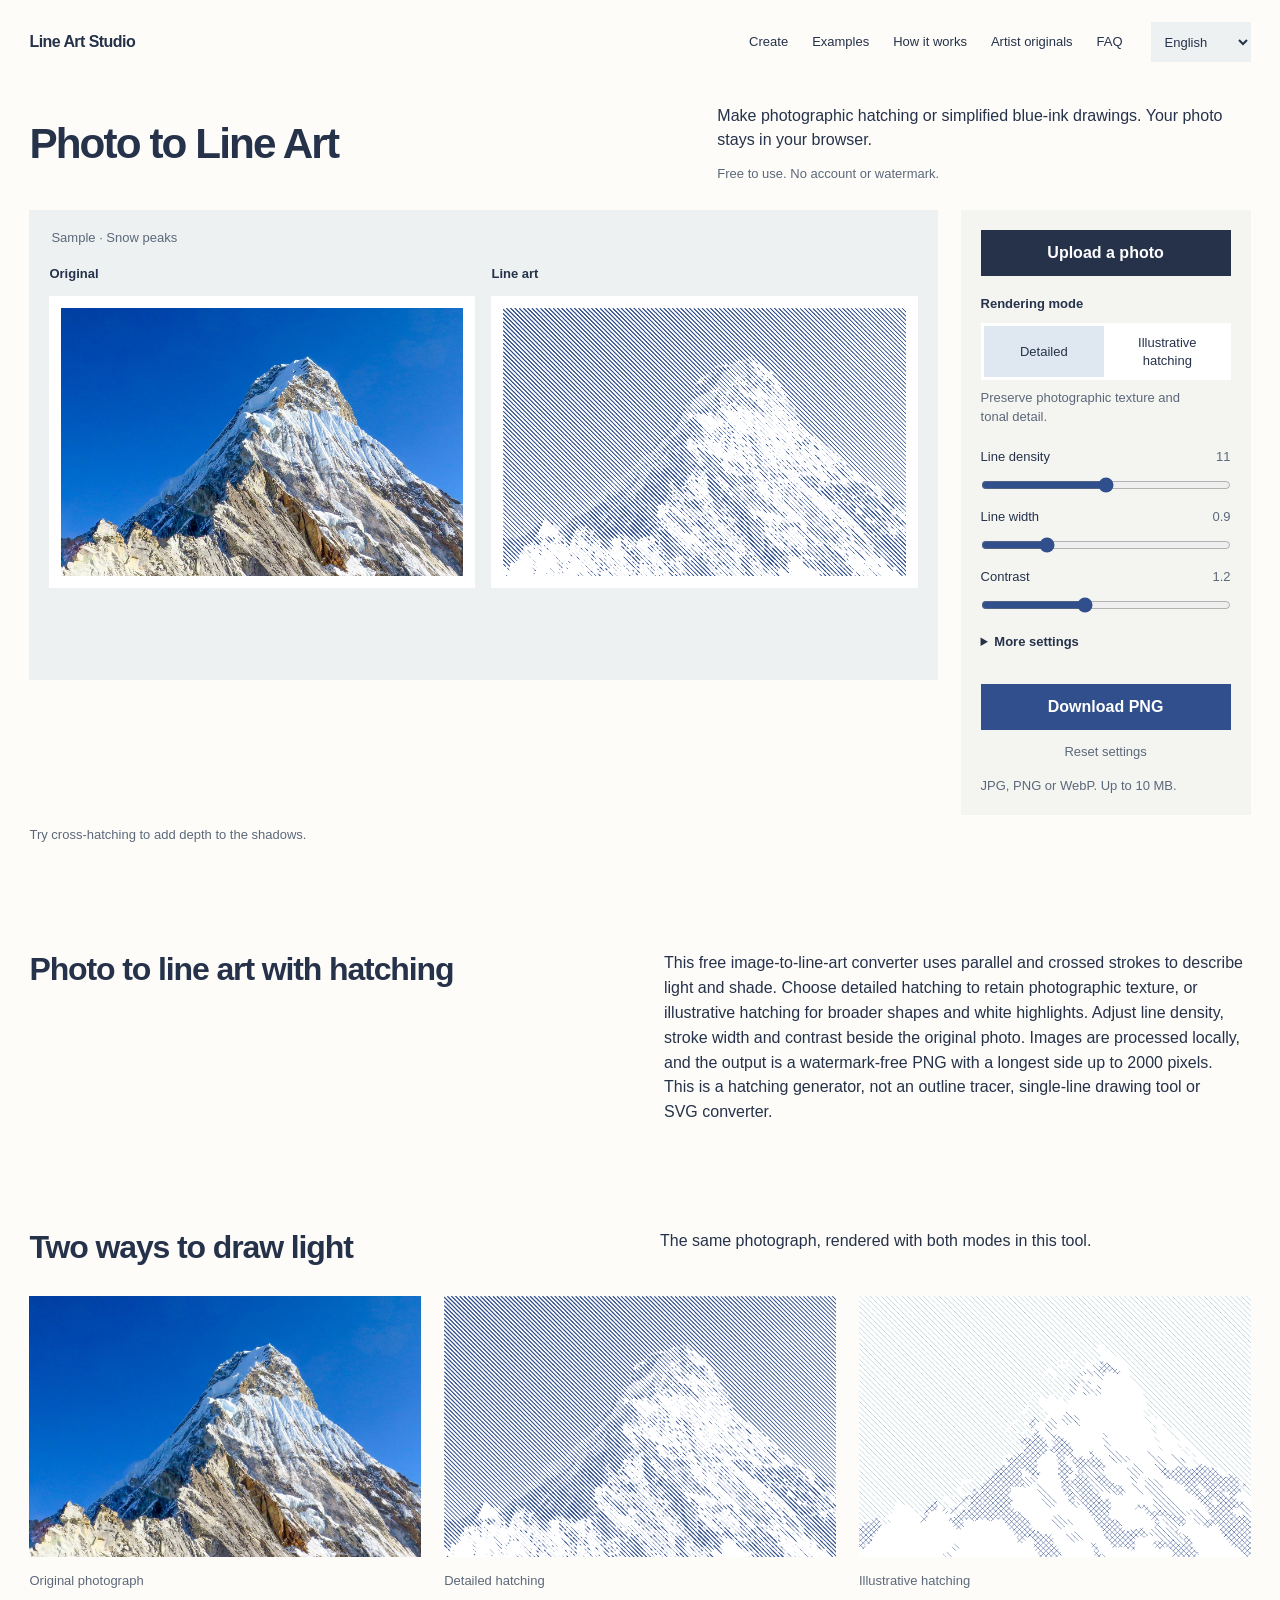
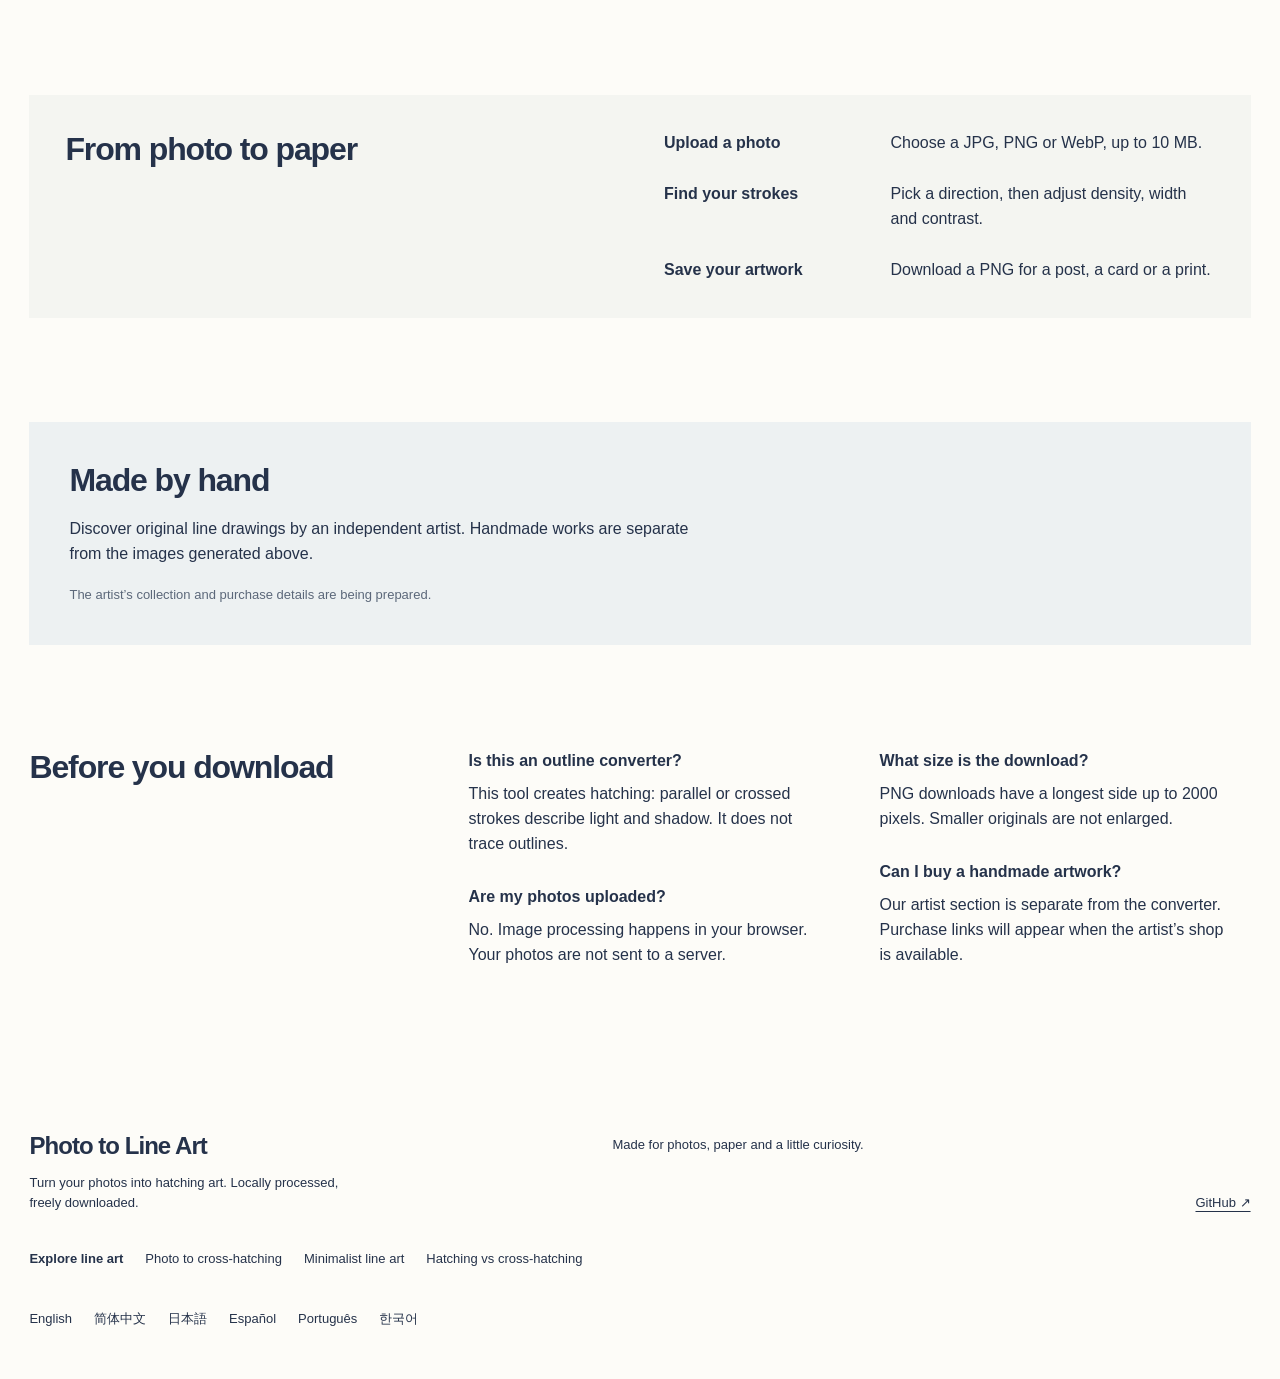
<file: index.html>
<!DOCTYPE html>

<html data-page-kind="home" data-site-root="./" lang="en"><head><meta charset="utf-8"/><meta content="width=device-width,initial-scale=1" name="viewport"/><title>Photo to Line Art Converter – Free Hatching &amp; Cross-Hatching</title><meta content="Convert photos to line art with hatching, cross-hatching and minimalist blue-ink styles. Free online converter, local processing and watermark-free PNG downloads." name="description"/><link href="favicon.svg" rel="icon" type="image/svg+xml"/><link href="styles.css" rel="stylesheet"/><link href="https://phototolineart.org/" rel="canonical"/><link href="https://phototolineart.org/" hreflang="en" rel="alternate"/><link href="https://phototolineart.org/zh/" hreflang="zh-CN" rel="alternate"/><link href="https://phototolineart.org/ja/" hreflang="ja" rel="alternate"/><link href="https://phototolineart.org/es/" hreflang="es" rel="alternate"/><link href="https://phototolineart.org/pt/" hreflang="pt" rel="alternate"/><link href="https://phototolineart.org/ko/" hreflang="ko" rel="alternate"/><link href="https://phototolineart.org/" hreflang="x-default" rel="alternate"/><meta content="website" property="og:type"/><meta content="Photo to Line Art Converter – Free Hatching &amp; Cross-Hatching" property="og:title"/><meta content="Convert photos to line art with hatching, cross-hatching and minimalist blue-ink styles. Free online converter, local processing and watermark-free PNG downloads." property="og:description"/><meta content="Photo to Line Art" property="og:site_name"/><meta content="en" property="og:locale"/><meta content="summary" name="twitter:card"/><meta content="Photo to Line Art Converter – Free Hatching &amp; Cross-Hatching" name="twitter:title"/><meta content="Convert photos to line art with hatching, cross-hatching and minimalist blue-ink styles. Free online converter, local processing and watermark-free PNG downloads." name="twitter:description"/><meta content="https://phototolineart.org/" property="og:url"/><script type="application/ld+json">{"@context": "https://schema.org", "@type": "WebApplication", "name": "Photo to Line Art Converter – Free Hatching & Cross-Hatching", "inLanguage": "en", "description": "Convert photos to line art with hatching, cross-hatching and minimalist blue-ink styles. Free online converter, local processing and watermark-free PNG downloads.", "applicationCategory": "MultimediaApplication", "operatingSystem": "Any", "isAccessibleForFree": true, "browserRequirements": "Requires JavaScript and Canvas support", "url": "https://phototolineart.org/"}</script></head><body><header><div class="brand"><span data-i18n="brand">Line Art Studio</span></div><nav aria-label="Main"><a href="#create"><span data-i18n="navTool">Create</span></a><a href="#examples"><span data-i18n="navExamples">Examples</span></a><a href="#how"><span data-i18n="navHow">How it works</span></a><a href="#artist"><span data-i18n="navArtist">Artist originals</span></a><a href="#faq"><span data-i18n="navFaq">FAQ</span></a></nav><select aria-label="Language" id="language"><option selected="" value="en">English</option><option value="zh-CN">简体中文</option><option value="ja">日本語</option><option value="es">Español</option><option value="pt">Português</option><option value="ko">한국어</option></select></header><main id="create"><div class="hero-copy"><h1><span data-i18n="title">Photo to Line Art</span></h1><p class="intro"><span data-i18n="intro">Make photographic hatching or simplified blue-ink drawings. Your photo stays in your browser.</span></p><p class="promise"><span data-i18n="promise">Free to use. No account or watermark.</span></p></div><div aria-label="Line art editor" class="layout" data-ui=""><section class="stage" id="drop"><div class="toolbar"><span id="imageName">Sample · Snow peaks</span></div><div class="compare-grid"><div class="compare-pane"><div class="pane-label"><span data-i18n="original">Original</span></div><div class="paper"><canvas aria-label="Original snow mountain photograph" id="originalArt" role="img"></canvas></div></div><div class="compare-pane"><div class="pane-label"><span data-i18n="result">Line art</span></div><div class="paper"><canvas aria-label="Generated hatching line art preview" id="art" role="img"></canvas></div></div></div><button hidden="" id="compare"></button><noscript><img alt="The selected snow-covered mountain against blue sky" height="1000" src="snow-mountain.jpg" width="1500"/><p>Enable JavaScript to upload a photo and generate line art in your browser.</p></noscript></section><aside class="panel"><button class="upload" id="uploadButton" type="button"><span data-i18n="upload">Upload a photo</span></button><input accept="image/jpeg,image/png,image/webp" hidden="" id="file" type="file"/><div class="mode-block"><div class="section" data-i18n="modeLabel">Rendering mode</div><div aria-label="Rendering mode" class="mode-switch" id="modes" role="group"><button aria-pressed="true" class="active" data-i18n="modeDetail" data-mode="detail">Detailed</button><button aria-pressed="false" data-i18n="modeMinimal" data-mode="minimal">Illustrative hatching</button></div><p class="mode-note" data-i18n="modeDetailNote" id="modeNote">Preserve photographic texture and tonal detail.</p></div><label class="control"><span><span data-i18n="density">Line density</span> <output id="densityOut"></output></span><input id="density" max="20" min="2" type="range" value="11"/></label><label class="control"><span><span data-i18n="width">Line width</span> <output id="widthOut"></output></span><input id="width" max="2.4" min="0.4" step="0.1" type="range" value="0.9"/></label><label class="control"><span><span data-i18n="contrast">Contrast</span> <output id="contrastOut"></output></span><input id="contrast" max="2.2" min="0.5" step="0.1" type="range" value="1.2"/></label><details class="advanced"><summary data-i18n="advanced">More settings</summary><div class="preset-row"><div class="section" data-i18n="presets">Quick looks</div><div class="presets"><button data-i18n="soft" data-preset="soft">Light</button><button data-i18n="classic" data-preset="classic">Classic</button><button data-i18n="bold" data-preset="bold">Bold</button></div></div><div class="section"><span data-i18n="direction">Line direction</span></div><div class="styles" id="styles"><button class="active" data-style="diagonal"><span data-i18n="diagonal">Diagonal</span></button><button data-style="cross"><span data-i18n="cross">Cross-hatching</span></button><button data-style="horizontal"><span data-i18n="horizontal">Horizontal</span></button><button data-style="vertical"><span data-i18n="vertical">Vertical</span></button></div><div class="colors"><label><input id="colored" type="checkbox"/> <span data-i18n="colored">Original colors</span></label><input aria-label="线条颜色" id="ink" type="color" value="#304f8c"/><input aria-label="背景颜色" id="bg" type="color" value="#ffffff"/></div></details><button class="download" id="download"><span data-i18n="download">Download PNG</span></button><button class="reset" id="reset"><span data-i18n="reset">Reset settings</span></button><div class="hint"><span data-i18n="hint">JPG, PNG or WebP. Up to 10 MB.</span></div></aside></div><div class="bottom"><span id="status" role="status"><span data-i18n="initial">Try cross-hatching to add depth to the shadows.</span></span></div><section class="site-section seo-intro" id="line-art-guide"><h2 data-i18n="seoHeading">Photo to line art with hatching</h2><p data-i18n="seoText">This free image-to-line-art converter uses parallel and crossed strokes to describe light and shade. Choose detailed hatching to retain photographic texture, or illustrative hatching for broader shapes and white highlights. Adjust line density, stroke width and contrast beside the original photo. Images are processed locally, and the output is a watermark-free PNG with a longest side up to 2000 pixels. This is a hatching generator, not an outline tracer, single-line drawing tool or SVG converter.</p></section><section class="site-section" id="examples"><div class="section-heading"><h2><span data-i18n="examplesTitle">Two ways to draw light</span></h2><p><span data-i18n="examplesDesc">The same photograph, rendered with both modes in this tool.</span></p></div><div class="example-grid"><figure><canvas aria-label="Original snow mountain photo" id="exOriginal" role="img"></canvas><figcaption><span data-i18n="originalLabel">Original photograph</span></figcaption></figure><figure><canvas aria-label="Detailed hatching example" id="exDiagonal" role="img"></canvas><figcaption><span data-i18n="diagonalLabel">Detailed hatching</span></figcaption></figure><figure><canvas aria-label="Minimalist hatching example" id="exCross" role="img"></canvas><figcaption><span data-i18n="crossLabel">Illustrative hatching</span></figcaption></figure></div></section><section class="site-section" id="how"><h2><span data-i18n="howTitle">From photo to paper</span></h2><div class="steps"><article><h3><span data-i18n="step1">Upload a photo</span></h3><p><span data-i18n="step1Desc">Choose a JPG, PNG or WebP, up to 10 MB.</span></p></article><article><h3><span data-i18n="step2">Find your strokes</span></h3><p><span data-i18n="step2Desc">Pick a direction, then adjust density, width and contrast.</span></p></article><article><h3><span data-i18n="step3">Save your artwork</span></h3><p><span data-i18n="step3Desc">Download a PNG for a post, a card or a print.</span></p></article></div></section><section aria-labelledby="artistTitle" class="artist-card" id="artist"><div class="artist-copy"><h2 data-i18n="artistTitle" id="artistTitle">Made by hand</h2><p data-i18n="artistDescription">Discover original line drawings by an independent artist. Handmade works are separate from the images generated above.</p><p hidden="" id="artistCredit"></p><p class="artist-pending" data-i18n="artistPending" id="artistPending">The artist’s collection and purchase details are being prepared.</p><a class="artist-link" data-i18n="artistBrowse" hidden="" id="artistShop" rel="noopener noreferrer" target="_blank">Browse artworks →</a></div><div class="artist-gallery" hidden="" id="artistGallery"></div></section><section class="site-section" id="faq"><h2><span data-i18n="faqTitle">Before you download</span></h2><div class="faq-list"><article><h3><span data-i18n="faq1">Is this an outline converter?</span></h3><p><span data-i18n="faq1A">This tool creates hatching: parallel or crossed strokes describe light and shadow. It does not trace outlines.</span></p></article><article><h3><span data-i18n="faq2">Are my photos uploaded?</span></h3><p><span data-i18n="faq2A">No. Image processing happens in your browser. Your photos are not sent to a server.</span></p></article><article><h3><span data-i18n="faq3">What size is the download?</span></h3><p><span data-i18n="faq3A">PNG downloads have a longest side up to 2000 pixels. Smaller originals are not enlarged.</span></p></article><article><h3><span data-i18n="faq4">Can I buy a handmade artwork?</span></h3><p><span data-i18n="faq4A">Our artist section is separate from the converter. Purchase links will appear when the artist’s shop is available.</span></p></article></div></section></main><footer class="site-footer"><div><strong>Photo to Line Art</strong><p><span data-i18n="about">Turn your photos into hatching art. Locally processed, freely downloaded.</span></p></div><p><span data-i18n="footer">Made for photos, paper and a little curiosity.</span></p><a href="https://github.com/COLDDCC/photo-to-line-art" rel="noopener noreferrer" target="_blank">GitHub ↗</a><nav aria-label="Explore line art" class="seo-links"><strong>Explore line art</strong><a data-root-href="photo-to-cross-hatching/" href="photo-to-cross-hatching/" lang="en">Photo to cross-hatching</a><a data-root-href="minimalist-line-art/" href="minimalist-line-art/" lang="en">Minimalist line art</a><a data-root-href="guides/hatching-vs-cross-hatching/" href="guides/hatching-vs-cross-hatching/" lang="en">Hatching vs cross-hatching</a></nav><nav aria-label="Languages" class="language-links"><a data-root-href="" href="./" hreflang="en" lang="en">English</a><a data-root-href="zh/" href="zh/" hreflang="zh-CN" lang="zh-CN">简体中文</a><a data-root-href="ja/" href="ja/" hreflang="ja" lang="ja">日本語</a><a data-root-href="es/" href="es/" hreflang="es" lang="es">Español</a><a data-root-href="pt/" href="pt/" hreflang="pt" lang="pt">Português</a><a data-root-href="ko/" href="ko/" hreflang="ko" lang="ko">한국어</a></nav></footer><script defer="" src="i18n.js"></script><script defer="" src="app.js"></script><script defer="" src="artist.js"></script></body></html>
</file>
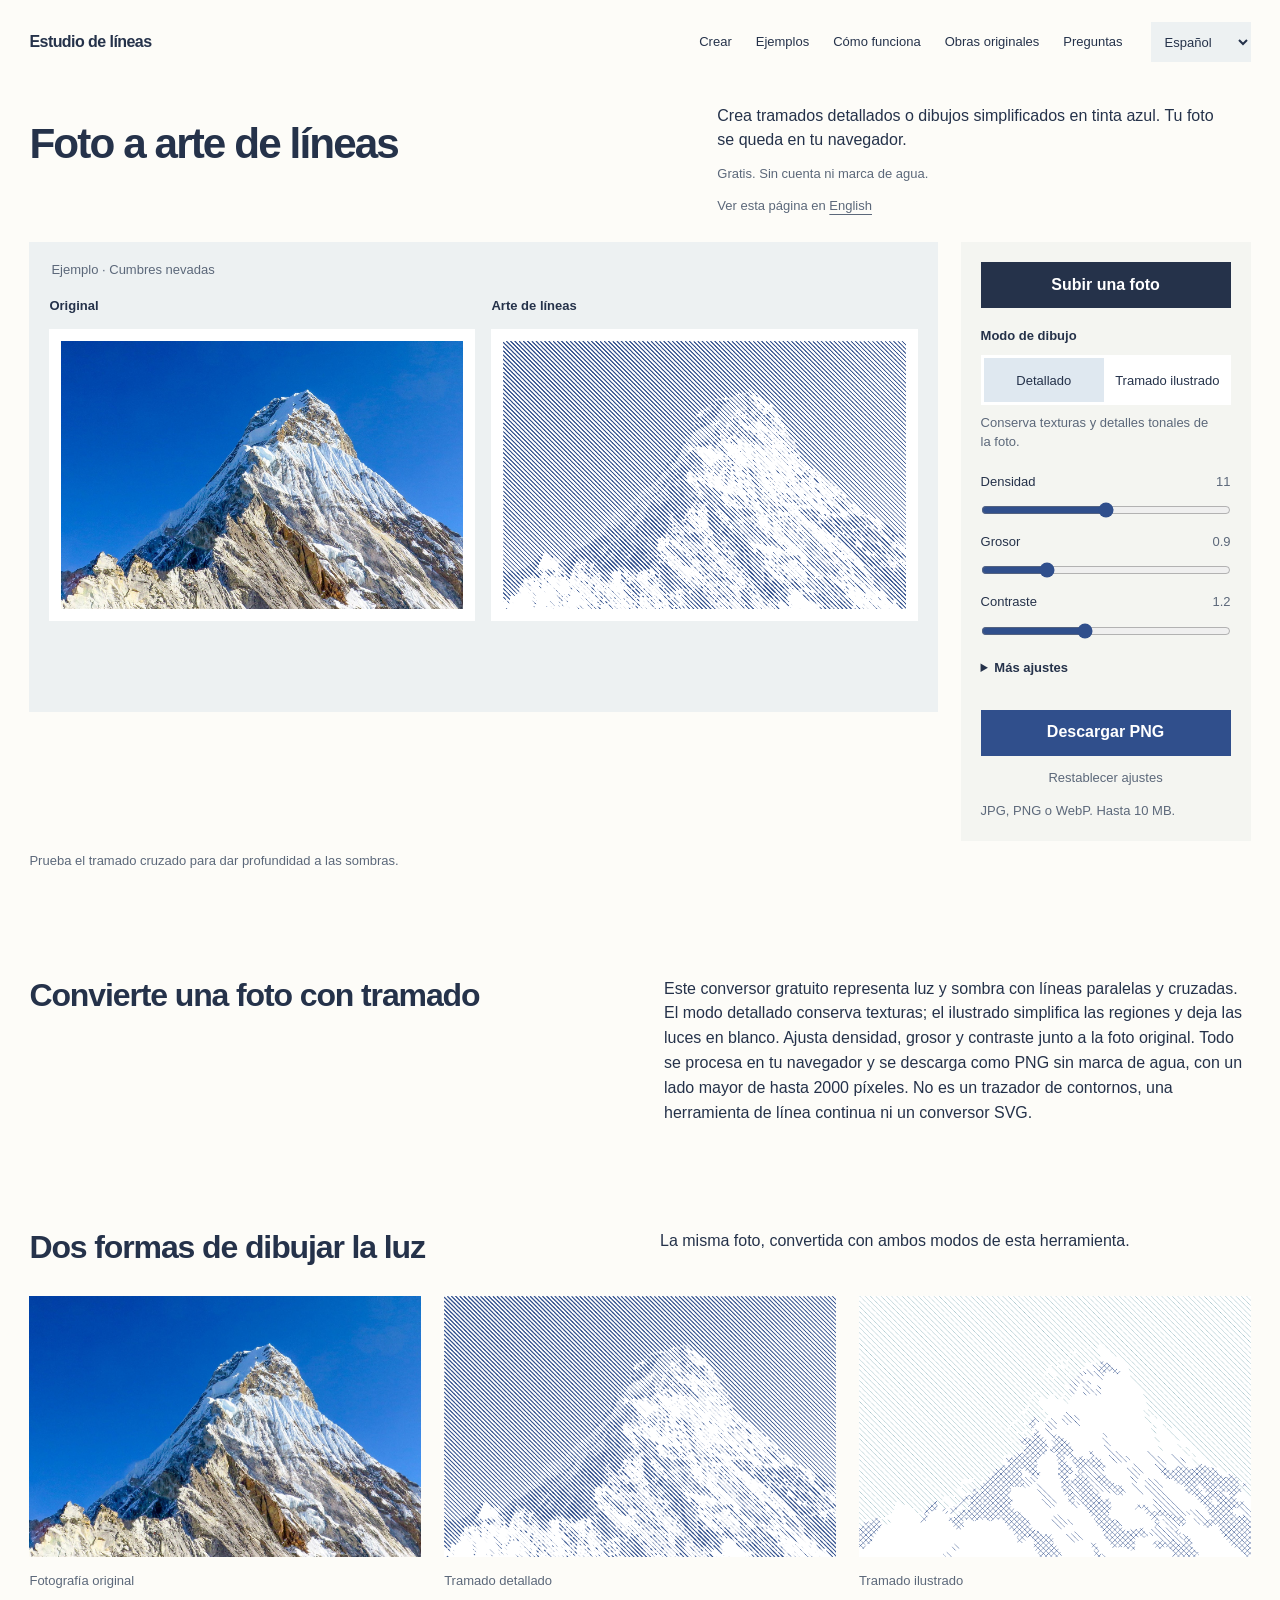
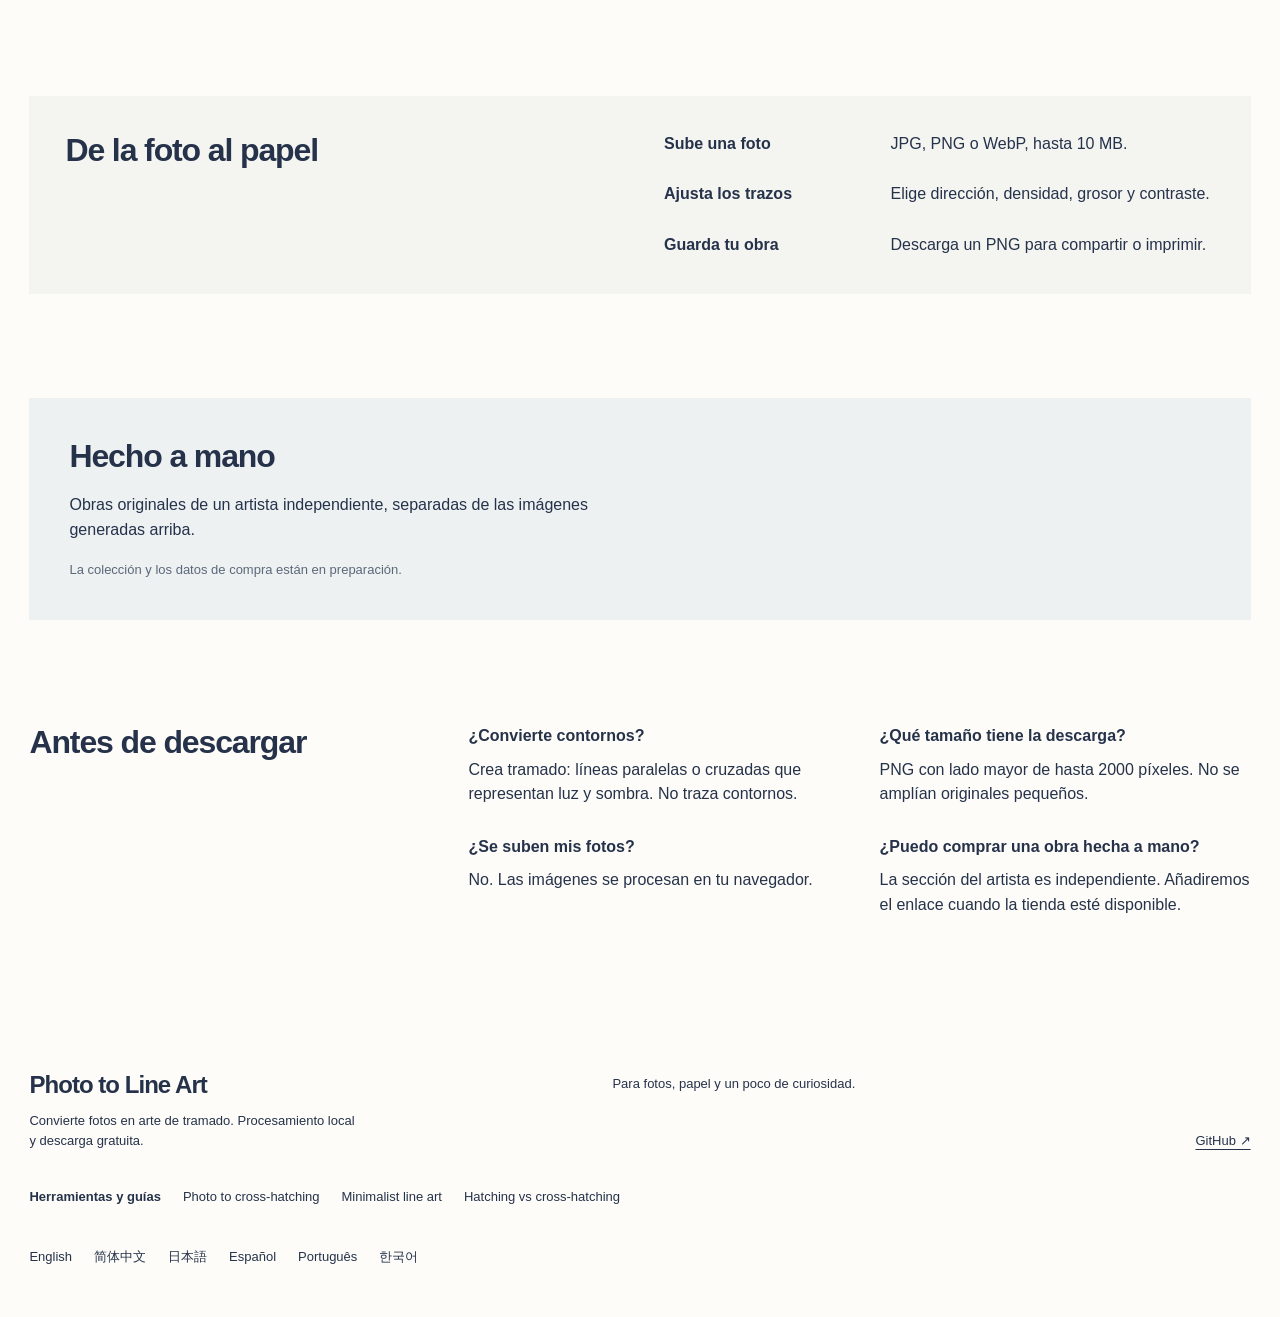
<file: es/index.html>
<!DOCTYPE html>

<html data-page-kind="home" data-site-root="../" lang="es"><head><meta charset="utf-8"/><meta content="width=device-width,initial-scale=1" name="viewport"/><title>Foto a dibujo de líneas – Tramado gratis online</title><meta content="Convierte fotos en arte de líneas, tramado cruzado o ilustraciones minimalistas. Procesamiento local y descarga PNG gratis, sin registro ni marca de agua." name="description"/><link href="../favicon.svg" rel="icon" type="image/svg+xml"/><link href="../styles.css" rel="stylesheet"/><link href="https://phototolineart.org/es/" rel="canonical"/><link href="https://phototolineart.org/" hreflang="en" rel="alternate"/><link href="https://phototolineart.org/zh/" hreflang="zh-CN" rel="alternate"/><link href="https://phototolineart.org/ja/" hreflang="ja" rel="alternate"/><link href="https://phototolineart.org/es/" hreflang="es" rel="alternate"/><link href="https://phototolineart.org/pt/" hreflang="pt" rel="alternate"/><link href="https://phototolineart.org/ko/" hreflang="ko" rel="alternate"/><link href="https://phototolineart.org/" hreflang="x-default" rel="alternate"/><meta content="website" property="og:type"/><meta content="Foto a dibujo de líneas – Tramado gratis online" property="og:title"/><meta content="Convierte fotos en arte de líneas, tramado cruzado o ilustraciones minimalistas. Procesamiento local y descarga PNG gratis, sin registro ni marca de agua." property="og:description"/><meta content="Photo to Line Art" property="og:site_name"/><meta content="es" property="og:locale"/><meta content="summary" name="twitter:card"/><meta content="Foto a dibujo de líneas – Tramado gratis online" name="twitter:title"/><meta content="Convierte fotos en arte de líneas, tramado cruzado o ilustraciones minimalistas. Procesamiento local y descarga PNG gratis, sin registro ni marca de agua." name="twitter:description"/><meta content="https://phototolineart.org/es/" property="og:url"/><script type="application/ld+json">{"@context": "https://schema.org", "@type": "WebApplication", "name": "Foto a dibujo de líneas – Tramado gratis online", "inLanguage": "es", "description": "Convierte fotos en arte de líneas, tramado cruzado o ilustraciones minimalistas. Procesamiento local y descarga PNG gratis, sin registro ni marca de agua.", "applicationCategory": "MultimediaApplication", "operatingSystem": "Any", "isAccessibleForFree": true, "browserRequirements": "Requires JavaScript and Canvas support", "url": "https://phototolineart.org/es/"}</script></head><body><header><div class="brand"><span data-i18n="brand">Estudio de líneas</span></div><nav aria-label="Main"><a href="#create"><span data-i18n="navTool">Crear</span></a><a href="#examples"><span data-i18n="navExamples">Ejemplos</span></a><a href="#how"><span data-i18n="navHow">Cómo funciona</span></a><a href="#artist"><span data-i18n="navArtist">Obras originales</span></a><a href="#faq"><span data-i18n="navFaq">Preguntas</span></a></nav><select aria-label="Language" id="language"><option value="en">English</option><option value="zh-CN">简体中文</option><option value="ja">日本語</option><option selected="" value="es">Español</option><option value="pt">Português</option><option value="ko">한국어</option></select></header><main id="create"><div class="hero-copy"><h1><span data-i18n="title">Foto a arte de líneas</span></h1><p class="intro"><span data-i18n="intro">Crea tramados detallados o dibujos simplificados en tinta azul. Tu foto se queda en tu navegador.</span></p><p class="promise"><span data-i18n="promise">Gratis. Sin cuenta ni marca de agua.</span></p></div><div aria-label="Line art editor" class="layout" data-ui=""><section class="stage" id="drop"><div class="toolbar"><span id="imageName">Ejemplo · Cumbres nevadas</span></div><div class="compare-grid"><div class="compare-pane"><div class="pane-label"><span data-i18n="original">Original</span></div><div class="paper"><canvas aria-label="Original snow mountain photograph" id="originalArt" role="img"></canvas></div></div><div class="compare-pane"><div class="pane-label"><span data-i18n="result">Arte de líneas</span></div><div class="paper"><canvas aria-label="Generated hatching line art preview" id="art" role="img"></canvas></div></div></div><button hidden="" id="compare"></button><noscript><img alt="The selected snow-covered mountain against blue sky" height="1000" src="../snow-mountain.jpg" width="1500"/><p>Enable JavaScript to upload a photo and generate line art in your browser.</p></noscript></section><aside class="panel"><button class="upload" id="uploadButton" type="button"><span data-i18n="upload">Subir una foto</span></button><input accept="image/jpeg,image/png,image/webp" hidden="" id="file" type="file"/><div class="mode-block"><div class="section" data-i18n="modeLabel">Modo de dibujo</div><div aria-label="Rendering mode" class="mode-switch" id="modes" role="group"><button aria-pressed="true" class="active" data-i18n="modeDetail" data-mode="detail">Detallado</button><button aria-pressed="false" data-i18n="modeMinimal" data-mode="minimal">Tramado ilustrado</button></div><p class="mode-note" data-i18n="modeDetailNote" id="modeNote">Conserva texturas y detalles tonales de la foto.</p></div><label class="control"><span><span data-i18n="density">Densidad</span> <output id="densityOut"></output></span><input id="density" max="20" min="2" type="range" value="11"/></label><label class="control"><span><span data-i18n="width">Grosor</span> <output id="widthOut"></output></span><input id="width" max="2.4" min="0.4" step="0.1" type="range" value="0.9"/></label><label class="control"><span><span data-i18n="contrast">Contraste</span> <output id="contrastOut"></output></span><input id="contrast" max="2.2" min="0.5" step="0.1" type="range" value="1.2"/></label><details class="advanced"><summary data-i18n="advanced">Más ajustes</summary><div class="preset-row"><div class="section" data-i18n="presets">Estilos rápidos</div><div class="presets"><button data-i18n="soft" data-preset="soft">Suave</button><button data-i18n="classic" data-preset="classic">Clásico</button><button data-i18n="bold" data-preset="bold">Intenso</button></div></div><div class="section"><span data-i18n="direction">Dirección</span></div><div class="styles" id="styles"><button class="active" data-style="diagonal"><span data-i18n="diagonal">Diagonal</span></button><button data-style="cross"><span data-i18n="cross">Tramado cruzado</span></button><button data-style="horizontal"><span data-i18n="horizontal">Horizontal</span></button><button data-style="vertical"><span data-i18n="vertical">Vertical</span></button></div><div class="colors"><label><input id="colored" type="checkbox"/> <span data-i18n="colored">Colores originales</span></label><input aria-label="线条颜色" id="ink" type="color" value="#304f8c"/><input aria-label="背景颜色" id="bg" type="color" value="#ffffff"/></div></details><button class="download" id="download"><span data-i18n="download">Descargar PNG</span></button><button class="reset" id="reset"><span data-i18n="reset">Restablecer ajustes</span></button><div class="hint"><span data-i18n="hint">JPG, PNG o WebP. Hasta 10 MB.</span></div></aside></div><div class="bottom"><span id="status" role="status"><span data-i18n="initial">Prueba el tramado cruzado para dar profundidad a las sombras.</span></span></div><section class="site-section seo-intro" id="line-art-guide"><h2 data-i18n="seoHeading">Convierte una foto con tramado</h2><p data-i18n="seoText">Este conversor gratuito representa luz y sombra con líneas paralelas y cruzadas. El modo detallado conserva texturas; el ilustrado simplifica las regiones y deja las luces en blanco. Ajusta densidad, grosor y contraste junto a la foto original. Todo se procesa en tu navegador y se descarga como PNG sin marca de agua, con un lado mayor de hasta 2000 píxeles. No es un trazador de contornos, una herramienta de línea continua ni un conversor SVG.</p></section><section class="site-section" id="examples"><div class="section-heading"><h2><span data-i18n="examplesTitle">Dos formas de dibujar la luz</span></h2><p><span data-i18n="examplesDesc">La misma foto, convertida con ambos modos de esta herramienta.</span></p></div><div class="example-grid"><figure><canvas aria-label="Original snow mountain photo" id="exOriginal" role="img"></canvas><figcaption><span data-i18n="originalLabel">Fotografía original</span></figcaption></figure><figure><canvas aria-label="Detailed hatching example" id="exDiagonal" role="img"></canvas><figcaption><span data-i18n="diagonalLabel">Tramado detallado</span></figcaption></figure><figure><canvas aria-label="Minimalist hatching example" id="exCross" role="img"></canvas><figcaption><span data-i18n="crossLabel">Tramado ilustrado</span></figcaption></figure></div></section><section class="site-section" id="how"><h2><span data-i18n="howTitle">De la foto al papel</span></h2><div class="steps"><article><h3><span data-i18n="step1">Sube una foto</span></h3><p><span data-i18n="step1Desc">JPG, PNG o WebP, hasta 10 MB.</span></p></article><article><h3><span data-i18n="step2">Ajusta los trazos</span></h3><p><span data-i18n="step2Desc">Elige dirección, densidad, grosor y contraste.</span></p></article><article><h3><span data-i18n="step3">Guarda tu obra</span></h3><p><span data-i18n="step3Desc">Descarga un PNG para compartir o imprimir.</span></p></article></div></section><section aria-labelledby="artistTitle" class="artist-card" id="artist"><div class="artist-copy"><h2 data-i18n="artistTitle" id="artistTitle">Hecho a mano</h2><p data-i18n="artistDescription">Obras originales de un artista independiente, separadas de las imágenes generadas arriba.</p><p hidden="" id="artistCredit"></p><p class="artist-pending" data-i18n="artistPending" id="artistPending">La colección y los datos de compra están en preparación.</p><a class="artist-link" data-i18n="artistBrowse" hidden="" id="artistShop" rel="noopener noreferrer" target="_blank">Ver obras →</a></div><div class="artist-gallery" hidden="" id="artistGallery"></div></section><section class="site-section" id="faq"><h2><span data-i18n="faqTitle">Antes de descargar</span></h2><div class="faq-list"><article><h3><span data-i18n="faq1">¿Convierte contornos?</span></h3><p><span data-i18n="faq1A">Crea tramado: líneas paralelas o cruzadas que representan luz y sombra. No traza contornos.</span></p></article><article><h3><span data-i18n="faq2">¿Se suben mis fotos?</span></h3><p><span data-i18n="faq2A">No. Las imágenes se procesan en tu navegador.</span></p></article><article><h3><span data-i18n="faq3">¿Qué tamaño tiene la descarga?</span></h3><p><span data-i18n="faq3A">PNG con lado mayor de hasta 2000 píxeles. No se amplían originales pequeños.</span></p></article><article><h3><span data-i18n="faq4">¿Puedo comprar una obra hecha a mano?</span></h3><p><span data-i18n="faq4A">La sección del artista es independiente. Añadiremos el enlace cuando la tienda esté disponible.</span></p></article></div></section></main><footer class="site-footer"><div><strong>Photo to Line Art</strong><p><span data-i18n="about">Convierte fotos en arte de tramado. Procesamiento local y descarga gratuita.</span></p></div><p><span data-i18n="footer">Para fotos, papel y un poco de curiosidad.</span></p><a href="https://github.com/COLDDCC/photo-to-line-art" rel="noopener noreferrer" target="_blank">GitHub ↗</a><nav aria-label="Herramientas y guías" class="seo-links"><strong>Herramientas y guías</strong><a data-root-href="photo-to-cross-hatching/" href="../photo-to-cross-hatching/" lang="en">Photo to cross-hatching</a><a data-root-href="minimalist-line-art/" href="../minimalist-line-art/" lang="en">Minimalist line art</a><a data-root-href="guides/hatching-vs-cross-hatching/" href="../guides/hatching-vs-cross-hatching/" lang="en">Hatching vs cross-hatching</a></nav><nav aria-label="Languages" class="language-links"><a data-root-href="" href="../" hreflang="en" lang="en">English</a><a data-root-href="zh/" href="../zh/" hreflang="zh-CN" lang="zh-CN">简体中文</a><a data-root-href="ja/" href="../ja/" hreflang="ja" lang="ja">日本語</a><a data-root-href="es/" href="../es/" hreflang="es" lang="es">Español</a><a data-root-href="pt/" href="../pt/" hreflang="pt" lang="pt">Português</a><a data-root-href="ko/" href="../ko/" hreflang="ko" lang="ko">한국어</a></nav></footer><script defer="" src="../i18n.js"></script><script defer="" src="../app.js"></script><script defer="" src="../artist.js"></script></body></html>
</file>
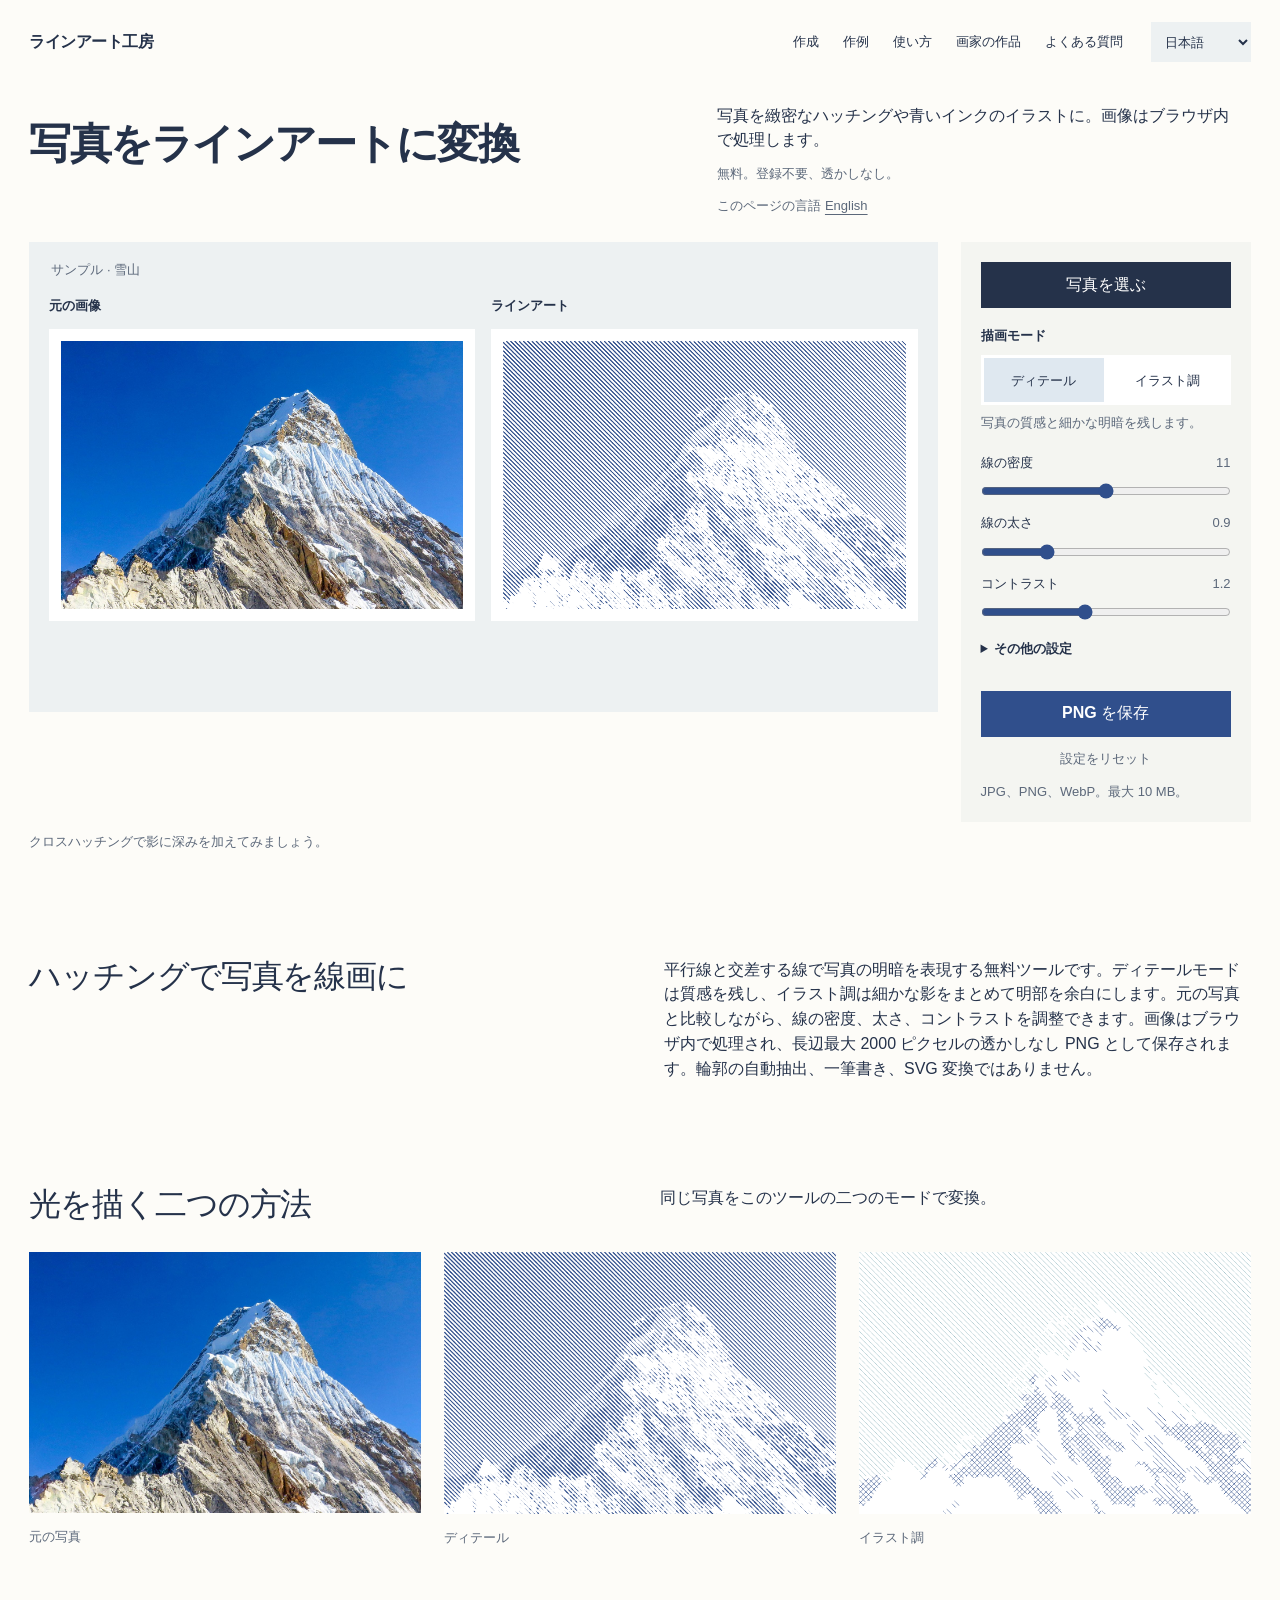
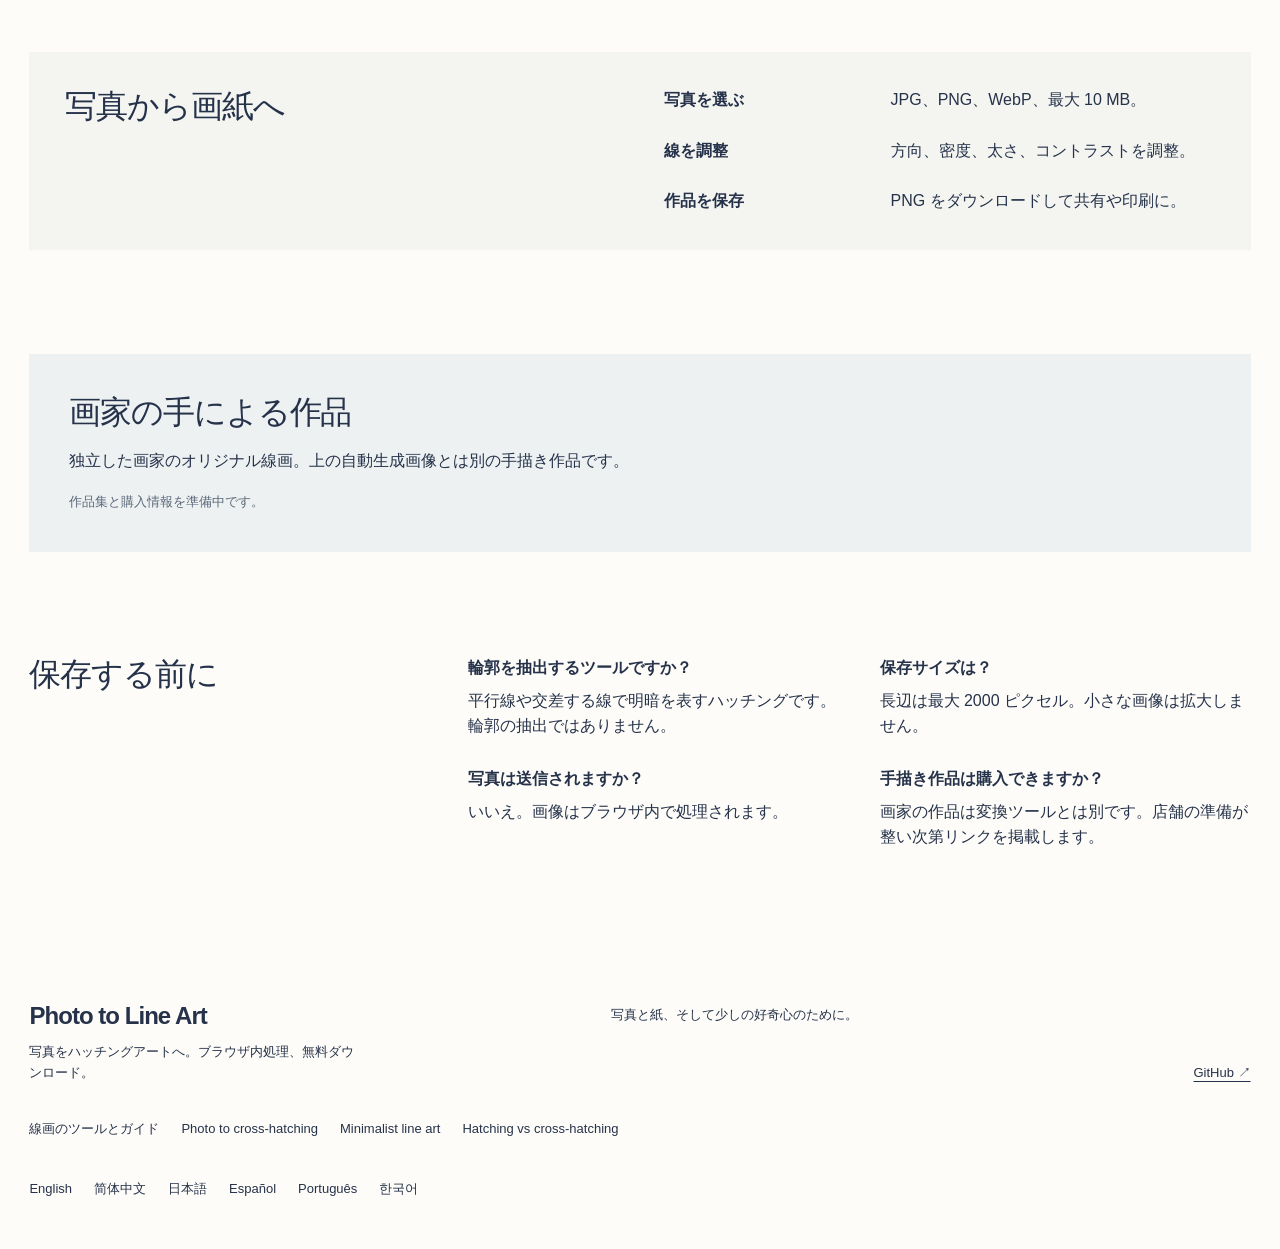
<file: ja/index.html>
<!DOCTYPE html>

<html data-page-kind="home" data-site-root="../" lang="ja"><head><meta charset="utf-8"/><meta content="width=device-width,initial-scale=1" name="viewport"/><title>写真を線画に変換｜無料ハッチング・クロスハッチング</title><meta content="写真をハッチングやクロスハッチング、シンプルな青いインク画に変換。ブラウザ内処理、登録不要、透かしなしの PNG 保存。" name="description"/><link href="../favicon.svg" rel="icon" type="image/svg+xml"/><link href="../styles.css" rel="stylesheet"/><link href="https://phototolineart.org/ja/" rel="canonical"/><link href="https://phototolineart.org/" hreflang="en" rel="alternate"/><link href="https://phototolineart.org/zh/" hreflang="zh-CN" rel="alternate"/><link href="https://phototolineart.org/ja/" hreflang="ja" rel="alternate"/><link href="https://phototolineart.org/es/" hreflang="es" rel="alternate"/><link href="https://phototolineart.org/pt/" hreflang="pt" rel="alternate"/><link href="https://phototolineart.org/ko/" hreflang="ko" rel="alternate"/><link href="https://phototolineart.org/" hreflang="x-default" rel="alternate"/><meta content="website" property="og:type"/><meta content="写真を線画に変換｜無料ハッチング・クロスハッチング" property="og:title"/><meta content="写真をハッチングやクロスハッチング、シンプルな青いインク画に変換。ブラウザ内処理、登録不要、透かしなしの PNG 保存。" property="og:description"/><meta content="Photo to Line Art" property="og:site_name"/><meta content="ja" property="og:locale"/><meta content="summary" name="twitter:card"/><meta content="写真を線画に変換｜無料ハッチング・クロスハッチング" name="twitter:title"/><meta content="写真をハッチングやクロスハッチング、シンプルな青いインク画に変換。ブラウザ内処理、登録不要、透かしなしの PNG 保存。" name="twitter:description"/><meta content="https://phototolineart.org/ja/" property="og:url"/><script type="application/ld+json">{"@context": "https://schema.org", "@type": "WebApplication", "name": "写真を線画に変換｜無料ハッチング・クロスハッチング", "inLanguage": "ja", "description": "写真をハッチングやクロスハッチング、シンプルな青いインク画に変換。ブラウザ内処理、登録不要、透かしなしの PNG 保存。", "applicationCategory": "MultimediaApplication", "operatingSystem": "Any", "isAccessibleForFree": true, "browserRequirements": "Requires JavaScript and Canvas support", "url": "https://phototolineart.org/ja/"}</script></head><body><header><div class="brand"><span data-i18n="brand">ラインアート工房</span></div><nav aria-label="Main"><a href="#create"><span data-i18n="navTool">作成</span></a><a href="#examples"><span data-i18n="navExamples">作例</span></a><a href="#how"><span data-i18n="navHow">使い方</span></a><a href="#artist"><span data-i18n="navArtist">画家の作品</span></a><a href="#faq"><span data-i18n="navFaq">よくある質問</span></a></nav><select aria-label="Language" id="language"><option value="en">English</option><option value="zh-CN">简体中文</option><option selected="" value="ja">日本語</option><option value="es">Español</option><option value="pt">Português</option><option value="ko">한국어</option></select></header><main id="create"><div class="hero-copy"><h1><span data-i18n="title">写真をラインアートに変換</span></h1><p class="intro"><span data-i18n="intro">写真を緻密なハッチングや青いインクのイラストに。画像はブラウザ内で処理します。</span></p><p class="promise"><span data-i18n="promise">無料。登録不要、透かしなし。</span></p></div><div aria-label="Line art editor" class="layout" data-ui=""><section class="stage" id="drop"><div class="toolbar"><span id="imageName">サンプル · 雪山</span></div><div class="compare-grid"><div class="compare-pane"><div class="pane-label"><span data-i18n="original">元の画像</span></div><div class="paper"><canvas aria-label="Original snow mountain photograph" id="originalArt" role="img"></canvas></div></div><div class="compare-pane"><div class="pane-label"><span data-i18n="result">ラインアート</span></div><div class="paper"><canvas aria-label="Generated hatching line art preview" id="art" role="img"></canvas></div></div></div><button hidden="" id="compare"></button><noscript><img alt="The selected snow-covered mountain against blue sky" height="1000" src="../snow-mountain.jpg" width="1500"/><p>Enable JavaScript to upload a photo and generate line art in your browser.</p></noscript></section><aside class="panel"><button class="upload" id="uploadButton" type="button"><span data-i18n="upload">写真を選ぶ</span></button><input accept="image/jpeg,image/png,image/webp" hidden="" id="file" type="file"/><div class="mode-block"><div class="section" data-i18n="modeLabel">描画モード</div><div aria-label="Rendering mode" class="mode-switch" id="modes" role="group"><button aria-pressed="true" class="active" data-i18n="modeDetail" data-mode="detail">ディテール</button><button aria-pressed="false" data-i18n="modeMinimal" data-mode="minimal">イラスト調</button></div><p class="mode-note" data-i18n="modeDetailNote" id="modeNote">写真の質感と細かな明暗を残します。</p></div><label class="control"><span><span data-i18n="density">線の密度</span> <output id="densityOut"></output></span><input id="density" max="20" min="2" type="range" value="11"/></label><label class="control"><span><span data-i18n="width">線の太さ</span> <output id="widthOut"></output></span><input id="width" max="2.4" min="0.4" step="0.1" type="range" value="0.9"/></label><label class="control"><span><span data-i18n="contrast">コントラスト</span> <output id="contrastOut"></output></span><input id="contrast" max="2.2" min="0.5" step="0.1" type="range" value="1.2"/></label><details class="advanced"><summary data-i18n="advanced">その他の設定</summary><div class="preset-row"><div class="section" data-i18n="presets">プリセット</div><div class="presets"><button data-i18n="soft" data-preset="soft">軽やか</button><button data-i18n="classic" data-preset="classic">クラシック</button><button data-i18n="bold" data-preset="bold">濃く</button></div></div><div class="section"><span data-i18n="direction">線の方向</span></div><div class="styles" id="styles"><button class="active" data-style="diagonal"><span data-i18n="diagonal">斜線</span></button><button data-style="cross"><span data-i18n="cross">クロスハッチング</span></button><button data-style="horizontal"><span data-i18n="horizontal">横線</span></button><button data-style="vertical"><span data-i18n="vertical">縦線</span></button></div><div class="colors"><label><input id="colored" type="checkbox"/> <span data-i18n="colored">元の画像の色</span></label><input aria-label="线条颜色" id="ink" type="color" value="#304f8c"/><input aria-label="背景颜色" id="bg" type="color" value="#ffffff"/></div></details><button class="download" id="download"><span data-i18n="download">PNG を保存</span></button><button class="reset" id="reset"><span data-i18n="reset">設定をリセット</span></button><div class="hint"><span data-i18n="hint">JPG、PNG、WebP。最大 10 MB。</span></div></aside></div><div class="bottom"><span id="status" role="status"><span data-i18n="initial">クロスハッチングで影に深みを加えてみましょう。</span></span></div><section class="site-section seo-intro" id="line-art-guide"><h2 data-i18n="seoHeading">ハッチングで写真を線画に</h2><p data-i18n="seoText">平行線と交差する線で写真の明暗を表現する無料ツールです。ディテールモードは質感を残し、イラスト調は細かな影をまとめて明部を余白にします。元の写真と比較しながら、線の密度、太さ、コントラストを調整できます。画像はブラウザ内で処理され、長辺最大 2000 ピクセルの透かしなし PNG として保存されます。輪郭の自動抽出、一筆書き、SVG 変換ではありません。</p></section><section class="site-section" id="examples"><div class="section-heading"><h2><span data-i18n="examplesTitle">光を描く二つの方法</span></h2><p><span data-i18n="examplesDesc">同じ写真をこのツールの二つのモードで変換。</span></p></div><div class="example-grid"><figure><canvas aria-label="Original snow mountain photo" id="exOriginal" role="img"></canvas><figcaption><span data-i18n="originalLabel">元の写真</span></figcaption></figure><figure><canvas aria-label="Detailed hatching example" id="exDiagonal" role="img"></canvas><figcaption><span data-i18n="diagonalLabel">ディテール</span></figcaption></figure><figure><canvas aria-label="Minimalist hatching example" id="exCross" role="img"></canvas><figcaption><span data-i18n="crossLabel">イラスト調</span></figcaption></figure></div></section><section class="site-section" id="how"><h2><span data-i18n="howTitle">写真から画紙へ</span></h2><div class="steps"><article><h3><span data-i18n="step1">写真を選ぶ</span></h3><p><span data-i18n="step1Desc">JPG、PNG、WebP、最大 10 MB。</span></p></article><article><h3><span data-i18n="step2">線を調整</span></h3><p><span data-i18n="step2Desc">方向、密度、太さ、コントラストを調整。</span></p></article><article><h3><span data-i18n="step3">作品を保存</span></h3><p><span data-i18n="step3Desc">PNG をダウンロードして共有や印刷に。</span></p></article></div></section><section aria-labelledby="artistTitle" class="artist-card" id="artist"><div class="artist-copy"><h2 data-i18n="artistTitle" id="artistTitle">画家の手による作品</h2><p data-i18n="artistDescription">独立した画家のオリジナル線画。上の自動生成画像とは別の手描き作品です。</p><p hidden="" id="artistCredit"></p><p class="artist-pending" data-i18n="artistPending" id="artistPending">作品集と購入情報を準備中です。</p><a class="artist-link" data-i18n="artistBrowse" hidden="" id="artistShop" rel="noopener noreferrer" target="_blank">作品を見る →</a></div><div class="artist-gallery" hidden="" id="artistGallery"></div></section><section class="site-section" id="faq"><h2><span data-i18n="faqTitle">保存する前に</span></h2><div class="faq-list"><article><h3><span data-i18n="faq1">輪郭を抽出するツールですか？</span></h3><p><span data-i18n="faq1A">平行線や交差する線で明暗を表すハッチングです。輪郭の抽出ではありません。</span></p></article><article><h3><span data-i18n="faq2">写真は送信されますか？</span></h3><p><span data-i18n="faq2A">いいえ。画像はブラウザ内で処理されます。</span></p></article><article><h3><span data-i18n="faq3">保存サイズは？</span></h3><p><span data-i18n="faq3A">長辺は最大 2000 ピクセル。小さな画像は拡大しません。</span></p></article><article><h3><span data-i18n="faq4">手描き作品は購入できますか？</span></h3><p><span data-i18n="faq4A">画家の作品は変換ツールとは別です。店舗の準備が整い次第リンクを掲載します。</span></p></article></div></section></main><footer class="site-footer"><div><strong>Photo to Line Art</strong><p><span data-i18n="about">写真をハッチングアートへ。ブラウザ内処理、無料ダウンロード。</span></p></div><p><span data-i18n="footer">写真と紙、そして少しの好奇心のために。</span></p><a href="https://github.com/COLDDCC/photo-to-line-art" rel="noopener noreferrer" target="_blank">GitHub ↗</a><nav aria-label="線画のツールとガイド" class="seo-links"><strong>線画のツールとガイド</strong><a data-root-href="photo-to-cross-hatching/" href="../photo-to-cross-hatching/" lang="en">Photo to cross-hatching</a><a data-root-href="minimalist-line-art/" href="../minimalist-line-art/" lang="en">Minimalist line art</a><a data-root-href="guides/hatching-vs-cross-hatching/" href="../guides/hatching-vs-cross-hatching/" lang="en">Hatching vs cross-hatching</a></nav><nav aria-label="Languages" class="language-links"><a data-root-href="" href="../" hreflang="en" lang="en">English</a><a data-root-href="zh/" href="../zh/" hreflang="zh-CN" lang="zh-CN">简体中文</a><a data-root-href="ja/" href="../ja/" hreflang="ja" lang="ja">日本語</a><a data-root-href="es/" href="../es/" hreflang="es" lang="es">Español</a><a data-root-href="pt/" href="../pt/" hreflang="pt" lang="pt">Português</a><a data-root-href="ko/" href="../ko/" hreflang="ko" lang="ko">한국어</a></nav></footer><script defer="" src="../i18n.js"></script><script defer="" src="../app.js"></script><script defer="" src="../artist.js"></script></body></html>
</file>
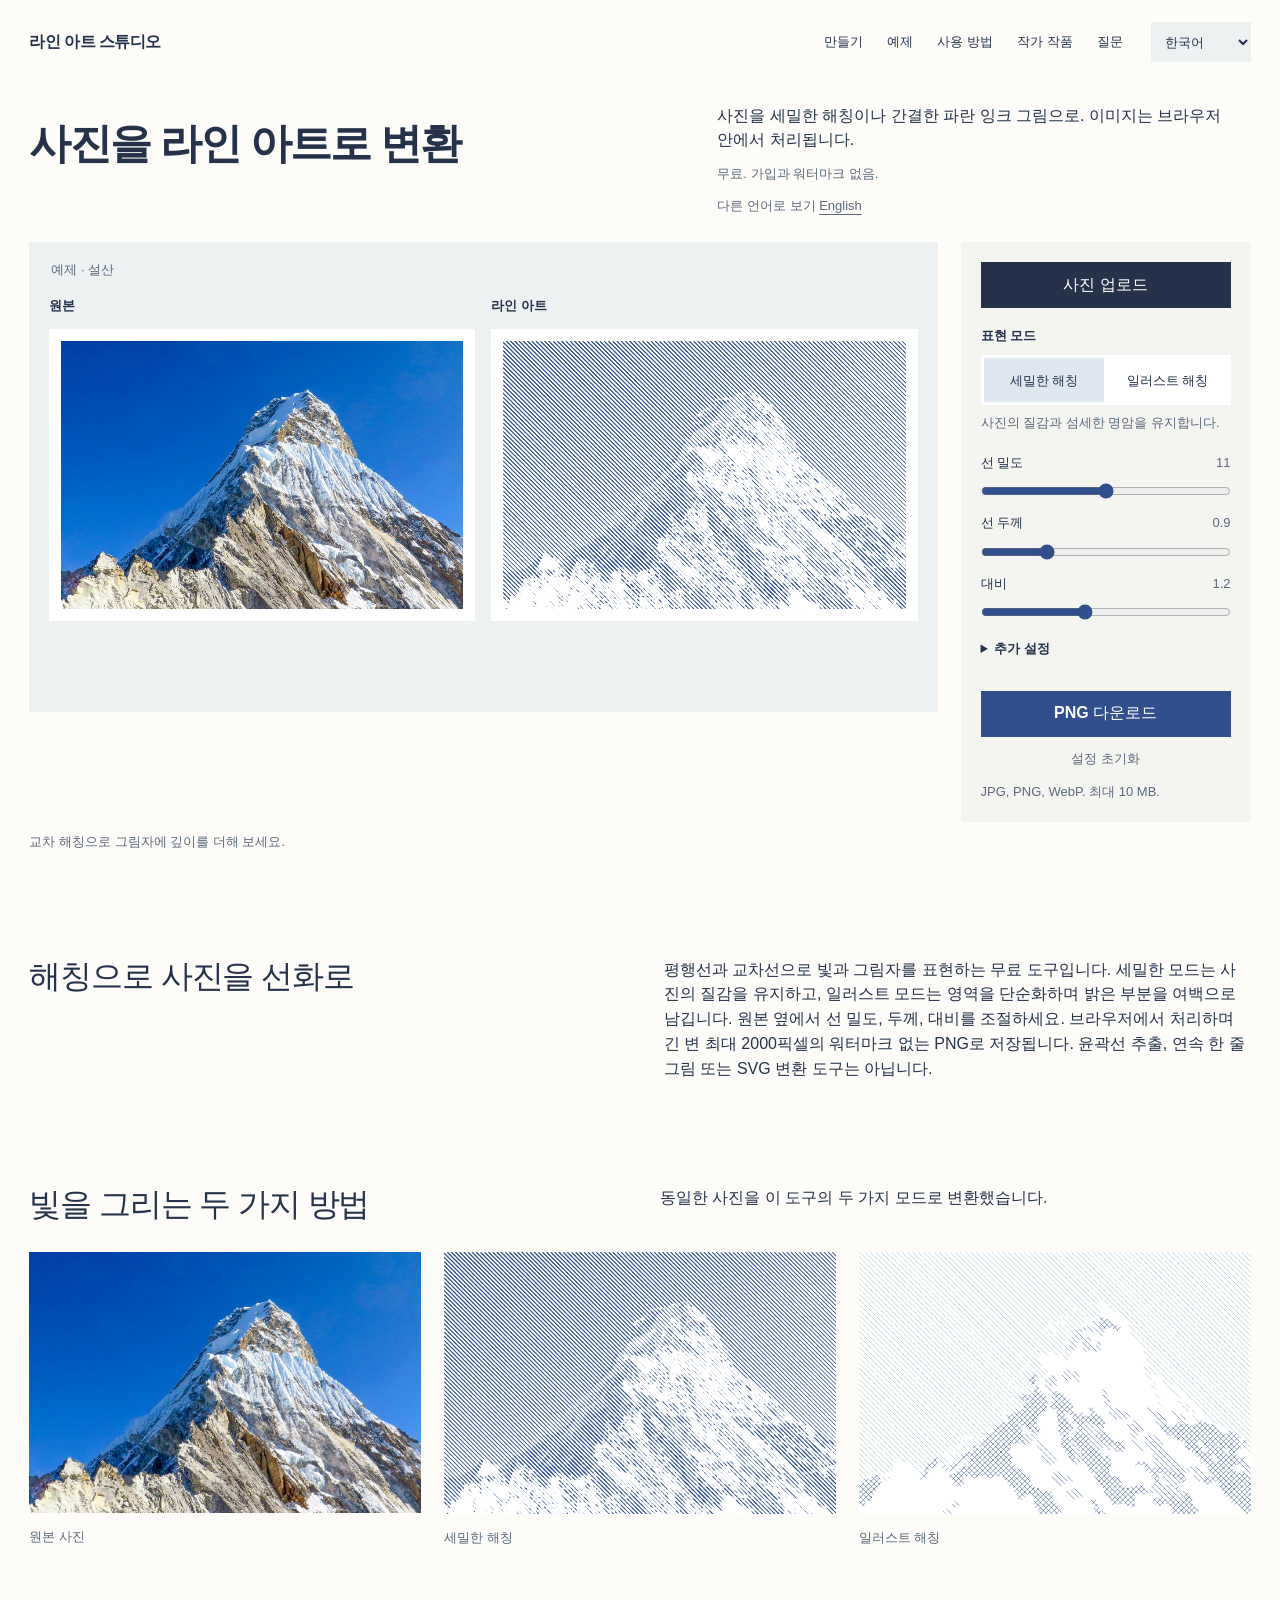
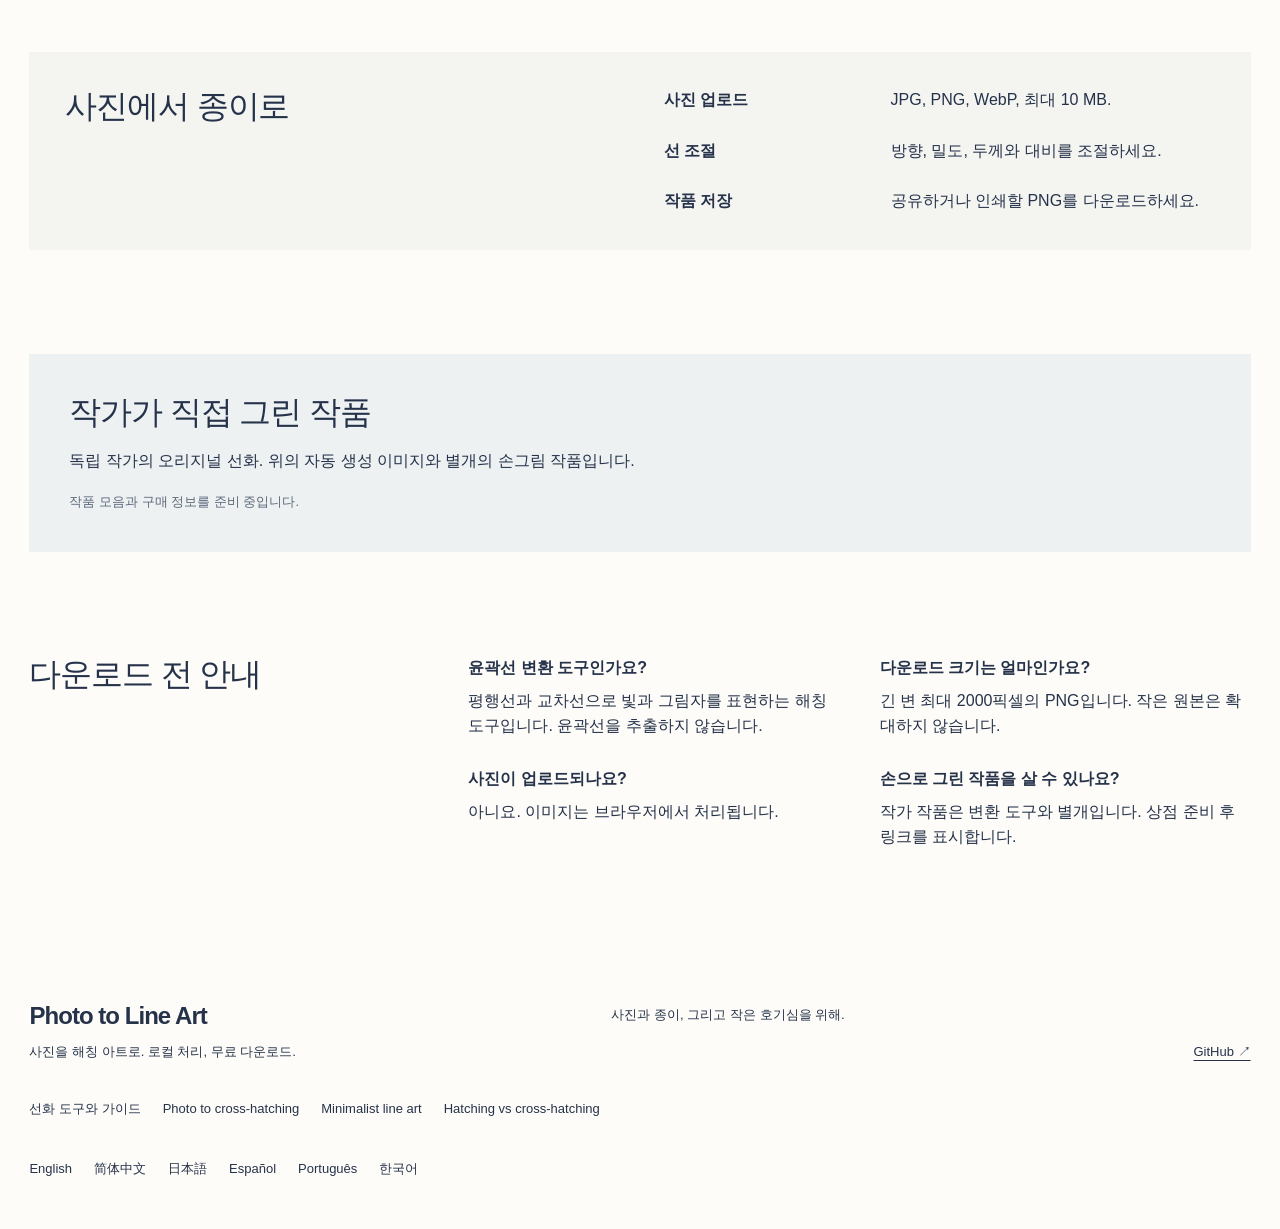
<file: ko/index.html>
<!DOCTYPE html>

<html data-page-kind="home" data-site-root="../" lang="ko"><head><meta charset="utf-8"/><meta content="width=device-width,initial-scale=1" name="viewport"/><title>사진을 선화로 변환 | 무료 해칭·크로스해칭 도구</title><meta content="사진을 세밀한 해칭, 크로스해칭 또는 간결한 파란 잉크 선화로 바꿔 보세요. 브라우저 내 처리, 가입 없이 워터마크 없는 PNG 다운로드." name="description"/><link href="../favicon.svg" rel="icon" type="image/svg+xml"/><link href="../styles.css" rel="stylesheet"/><link href="https://phototolineart.org/ko/" rel="canonical"/><link href="https://phototolineart.org/" hreflang="en" rel="alternate"/><link href="https://phototolineart.org/zh/" hreflang="zh-CN" rel="alternate"/><link href="https://phototolineart.org/ja/" hreflang="ja" rel="alternate"/><link href="https://phototolineart.org/es/" hreflang="es" rel="alternate"/><link href="https://phototolineart.org/pt/" hreflang="pt" rel="alternate"/><link href="https://phototolineart.org/ko/" hreflang="ko" rel="alternate"/><link href="https://phototolineart.org/" hreflang="x-default" rel="alternate"/><meta content="website" property="og:type"/><meta content="사진을 선화로 변환 | 무료 해칭·크로스해칭 도구" property="og:title"/><meta content="사진을 세밀한 해칭, 크로스해칭 또는 간결한 파란 잉크 선화로 바꿔 보세요. 브라우저 내 처리, 가입 없이 워터마크 없는 PNG 다운로드." property="og:description"/><meta content="Photo to Line Art" property="og:site_name"/><meta content="ko" property="og:locale"/><meta content="summary" name="twitter:card"/><meta content="사진을 선화로 변환 | 무료 해칭·크로스해칭 도구" name="twitter:title"/><meta content="사진을 세밀한 해칭, 크로스해칭 또는 간결한 파란 잉크 선화로 바꿔 보세요. 브라우저 내 처리, 가입 없이 워터마크 없는 PNG 다운로드." name="twitter:description"/><meta content="https://phototolineart.org/ko/" property="og:url"/><script type="application/ld+json">{"@context": "https://schema.org", "@type": "WebApplication", "name": "사진을 선화로 변환 | 무료 해칭·크로스해칭 도구", "inLanguage": "ko", "description": "사진을 세밀한 해칭, 크로스해칭 또는 간결한 파란 잉크 선화로 바꿔 보세요. 브라우저 내 처리, 가입 없이 워터마크 없는 PNG 다운로드.", "applicationCategory": "MultimediaApplication", "operatingSystem": "Any", "isAccessibleForFree": true, "browserRequirements": "Requires JavaScript and Canvas support", "url": "https://phototolineart.org/ko/"}</script></head><body><header><div class="brand"><span data-i18n="brand">라인 아트 스튜디오</span></div><nav aria-label="Main"><a href="#create"><span data-i18n="navTool">만들기</span></a><a href="#examples"><span data-i18n="navExamples">예제</span></a><a href="#how"><span data-i18n="navHow">사용 방법</span></a><a href="#artist"><span data-i18n="navArtist">작가 작품</span></a><a href="#faq"><span data-i18n="navFaq">질문</span></a></nav><select aria-label="Language" id="language"><option value="en">English</option><option value="zh-CN">简体中文</option><option value="ja">日本語</option><option value="es">Español</option><option value="pt">Português</option><option selected="" value="ko">한국어</option></select></header><main id="create"><div class="hero-copy"><h1><span data-i18n="title">사진을 라인 아트로 변환</span></h1><p class="intro"><span data-i18n="intro">사진을 세밀한 해칭이나 간결한 파란 잉크 그림으로. 이미지는 브라우저 안에서 처리됩니다.</span></p><p class="promise"><span data-i18n="promise">무료. 가입과 워터마크 없음.</span></p></div><div aria-label="Line art editor" class="layout" data-ui=""><section class="stage" id="drop"><div class="toolbar"><span id="imageName">예제 · 설산</span></div><div class="compare-grid"><div class="compare-pane"><div class="pane-label"><span data-i18n="original">원본</span></div><div class="paper"><canvas aria-label="Original snow mountain photograph" id="originalArt" role="img"></canvas></div></div><div class="compare-pane"><div class="pane-label"><span data-i18n="result">라인 아트</span></div><div class="paper"><canvas aria-label="Generated hatching line art preview" id="art" role="img"></canvas></div></div></div><button hidden="" id="compare"></button><noscript><img alt="The selected snow-covered mountain against blue sky" height="1000" src="../snow-mountain.jpg" width="1500"/><p>Enable JavaScript to upload a photo and generate line art in your browser.</p></noscript></section><aside class="panel"><button class="upload" id="uploadButton" type="button"><span data-i18n="upload">사진 업로드</span></button><input accept="image/jpeg,image/png,image/webp" hidden="" id="file" type="file"/><div class="mode-block"><div class="section" data-i18n="modeLabel">표현 모드</div><div aria-label="Rendering mode" class="mode-switch" id="modes" role="group"><button aria-pressed="true" class="active" data-i18n="modeDetail" data-mode="detail">세밀한 해칭</button><button aria-pressed="false" data-i18n="modeMinimal" data-mode="minimal">일러스트 해칭</button></div><p class="mode-note" data-i18n="modeDetailNote" id="modeNote">사진의 질감과 섬세한 명암을 유지합니다.</p></div><label class="control"><span><span data-i18n="density">선 밀도</span> <output id="densityOut"></output></span><input id="density" max="20" min="2" type="range" value="11"/></label><label class="control"><span><span data-i18n="width">선 두께</span> <output id="widthOut"></output></span><input id="width" max="2.4" min="0.4" step="0.1" type="range" value="0.9"/></label><label class="control"><span><span data-i18n="contrast">대비</span> <output id="contrastOut"></output></span><input id="contrast" max="2.2" min="0.5" step="0.1" type="range" value="1.2"/></label><details class="advanced"><summary data-i18n="advanced">추가 설정</summary><div class="preset-row"><div class="section" data-i18n="presets">빠른 스타일</div><div class="presets"><button data-i18n="soft" data-preset="soft">가볍게</button><button data-i18n="classic" data-preset="classic">클래식</button><button data-i18n="bold" data-preset="bold">진하게</button></div></div><div class="section"><span data-i18n="direction">선 방향</span></div><div class="styles" id="styles"><button class="active" data-style="diagonal"><span data-i18n="diagonal">대각선</span></button><button data-style="cross"><span data-i18n="cross">교차 해칭</span></button><button data-style="horizontal"><span data-i18n="horizontal">가로선</span></button><button data-style="vertical"><span data-i18n="vertical">세로선</span></button></div><div class="colors"><label><input id="colored" type="checkbox"/> <span data-i18n="colored">원본 색상</span></label><input aria-label="线条颜色" id="ink" type="color" value="#304f8c"/><input aria-label="背景颜色" id="bg" type="color" value="#ffffff"/></div></details><button class="download" id="download"><span data-i18n="download">PNG 다운로드</span></button><button class="reset" id="reset"><span data-i18n="reset">설정 초기화</span></button><div class="hint"><span data-i18n="hint">JPG, PNG, WebP. 최대 10 MB.</span></div></aside></div><div class="bottom"><span id="status" role="status"><span data-i18n="initial">교차 해칭으로 그림자에 깊이를 더해 보세요.</span></span></div><section class="site-section seo-intro" id="line-art-guide"><h2 data-i18n="seoHeading">해칭으로 사진을 선화로</h2><p data-i18n="seoText">평행선과 교차선으로 빛과 그림자를 표현하는 무료 도구입니다. 세밀한 모드는 사진의 질감을 유지하고, 일러스트 모드는 영역을 단순화하며 밝은 부분을 여백으로 남깁니다. 원본 옆에서 선 밀도, 두께, 대비를 조절하세요. 브라우저에서 처리하며 긴 변 최대 2000픽셀의 워터마크 없는 PNG로 저장됩니다. 윤곽선 추출, 연속 한 줄 그림 또는 SVG 변환 도구는 아닙니다.</p></section><section class="site-section" id="examples"><div class="section-heading"><h2><span data-i18n="examplesTitle">빛을 그리는 두 가지 방법</span></h2><p><span data-i18n="examplesDesc">동일한 사진을 이 도구의 두 가지 모드로 변환했습니다.</span></p></div><div class="example-grid"><figure><canvas aria-label="Original snow mountain photo" id="exOriginal" role="img"></canvas><figcaption><span data-i18n="originalLabel">원본 사진</span></figcaption></figure><figure><canvas aria-label="Detailed hatching example" id="exDiagonal" role="img"></canvas><figcaption><span data-i18n="diagonalLabel">세밀한 해칭</span></figcaption></figure><figure><canvas aria-label="Minimalist hatching example" id="exCross" role="img"></canvas><figcaption><span data-i18n="crossLabel">일러스트 해칭</span></figcaption></figure></div></section><section class="site-section" id="how"><h2><span data-i18n="howTitle">사진에서 종이로</span></h2><div class="steps"><article><h3><span data-i18n="step1">사진 업로드</span></h3><p><span data-i18n="step1Desc">JPG, PNG, WebP, 최대 10 MB.</span></p></article><article><h3><span data-i18n="step2">선 조절</span></h3><p><span data-i18n="step2Desc">방향, 밀도, 두께와 대비를 조절하세요.</span></p></article><article><h3><span data-i18n="step3">작품 저장</span></h3><p><span data-i18n="step3Desc">공유하거나 인쇄할 PNG를 다운로드하세요.</span></p></article></div></section><section aria-labelledby="artistTitle" class="artist-card" id="artist"><div class="artist-copy"><h2 data-i18n="artistTitle" id="artistTitle">작가가 직접 그린 작품</h2><p data-i18n="artistDescription">독립 작가의 오리지널 선화. 위의 자동 생성 이미지와 별개의 손그림 작품입니다.</p><p hidden="" id="artistCredit"></p><p class="artist-pending" data-i18n="artistPending" id="artistPending">작품 모음과 구매 정보를 준비 중입니다.</p><a class="artist-link" data-i18n="artistBrowse" hidden="" id="artistShop" rel="noopener noreferrer" target="_blank">작품 보기 →</a></div><div class="artist-gallery" hidden="" id="artistGallery"></div></section><section class="site-section" id="faq"><h2><span data-i18n="faqTitle">다운로드 전 안내</span></h2><div class="faq-list"><article><h3><span data-i18n="faq1">윤곽선 변환 도구인가요?</span></h3><p><span data-i18n="faq1A">평행선과 교차선으로 빛과 그림자를 표현하는 해칭 도구입니다. 윤곽선을 추출하지 않습니다.</span></p></article><article><h3><span data-i18n="faq2">사진이 업로드되나요?</span></h3><p><span data-i18n="faq2A">아니요. 이미지는 브라우저에서 처리됩니다.</span></p></article><article><h3><span data-i18n="faq3">다운로드 크기는 얼마인가요?</span></h3><p><span data-i18n="faq3A">긴 변 최대 2000픽셀의 PNG입니다. 작은 원본은 확대하지 않습니다.</span></p></article><article><h3><span data-i18n="faq4">손으로 그린 작품을 살 수 있나요?</span></h3><p><span data-i18n="faq4A">작가 작품은 변환 도구와 별개입니다. 상점 준비 후 링크를 표시합니다.</span></p></article></div></section></main><footer class="site-footer"><div><strong>Photo to Line Art</strong><p><span data-i18n="about">사진을 해칭 아트로. 로컬 처리, 무료 다운로드.</span></p></div><p><span data-i18n="footer">사진과 종이, 그리고 작은 호기심을 위해.</span></p><a href="https://github.com/COLDDCC/photo-to-line-art" rel="noopener noreferrer" target="_blank">GitHub ↗</a><nav aria-label="선화 도구와 가이드" class="seo-links"><strong>선화 도구와 가이드</strong><a data-root-href="photo-to-cross-hatching/" href="../photo-to-cross-hatching/" lang="en">Photo to cross-hatching</a><a data-root-href="minimalist-line-art/" href="../minimalist-line-art/" lang="en">Minimalist line art</a><a data-root-href="guides/hatching-vs-cross-hatching/" href="../guides/hatching-vs-cross-hatching/" lang="en">Hatching vs cross-hatching</a></nav><nav aria-label="Languages" class="language-links"><a data-root-href="" href="../" hreflang="en" lang="en">English</a><a data-root-href="zh/" href="../zh/" hreflang="zh-CN" lang="zh-CN">简体中文</a><a data-root-href="ja/" href="../ja/" hreflang="ja" lang="ja">日本語</a><a data-root-href="es/" href="../es/" hreflang="es" lang="es">Español</a><a data-root-href="pt/" href="../pt/" hreflang="pt" lang="pt">Português</a><a data-root-href="ko/" href="../ko/" hreflang="ko" lang="ko">한국어</a></nav></footer><script defer="" src="../i18n.js"></script><script defer="" src="../app.js"></script><script defer="" src="../artist.js"></script></body></html>
</file>
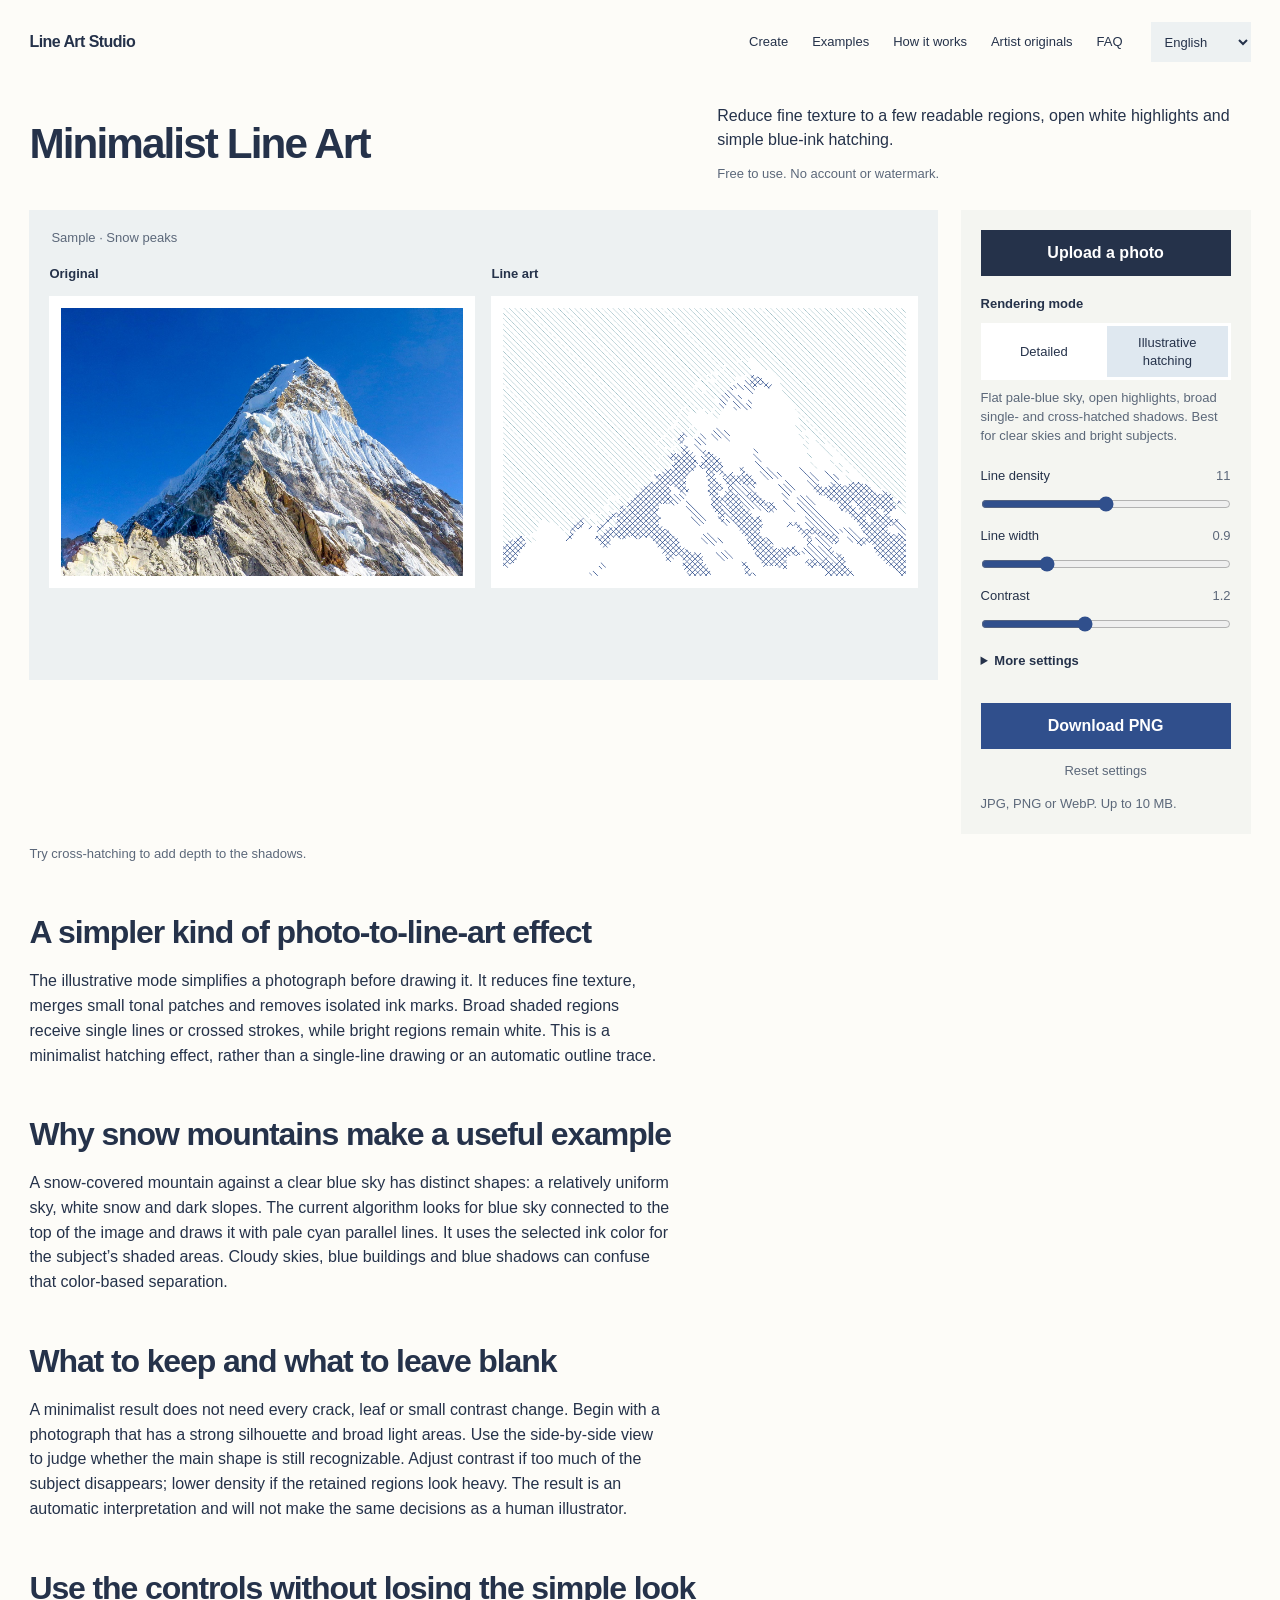
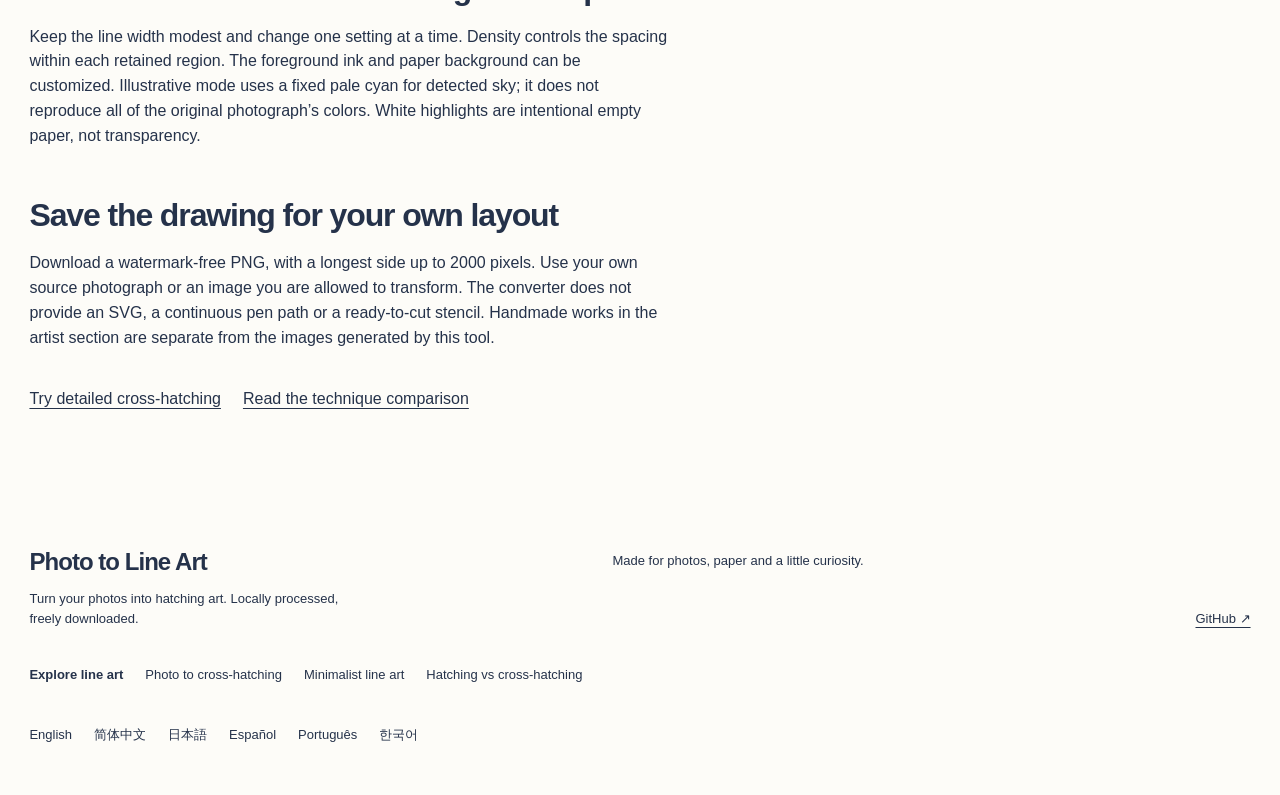
<file: minimalist-line-art/index.html>
<!DOCTYPE html>

<html data-page-kind="tool" data-site-root="../" data-tool-mode="minimal" data-tool-style="diagonal" lang="en"><head><meta charset="utf-8"/><meta content="width=device-width,initial-scale=1" name="viewport"/><title>Minimalist Line Art Generator – Photo to Simple Hatching</title><meta content="Create minimalist hatching art from a photo. Simplify textures, leave highlights white and draw pale blue skies with blue-ink shadows. Free PNG download." name="description"/><link href="../favicon.svg" rel="icon" type="image/svg+xml"/><link href="../styles.css" rel="stylesheet"/><link href="https://phototolineart.org/minimalist-line-art/" rel="canonical"/><meta content="article" property="og:type"/><meta content="Minimalist Line Art Generator – Photo to Simple Hatching" property="og:title"/><meta content="Create minimalist hatching art from a photo. Simplify textures, leave highlights white and draw pale blue skies with blue-ink shadows. Free PNG download." property="og:description"/><meta content="Photo to Line Art" property="og:site_name"/><meta content="en" property="og:locale"/><meta content="summary" name="twitter:card"/><meta content="Minimalist Line Art Generator – Photo to Simple Hatching" name="twitter:title"/><meta content="Create minimalist hatching art from a photo. Simplify textures, leave highlights white and draw pale blue skies with blue-ink shadows. Free PNG download." name="twitter:description"/><meta content="https://phototolineart.org/minimalist-line-art/" property="og:url"/><script type="application/ld+json">{"@context": "https://schema.org", "@type": "WebApplication", "name": "Minimalist Line Art Generator – Photo to Simple Hatching", "inLanguage": "en", "description": "Create minimalist hatching art from a photo. Simplify textures, leave highlights white and draw pale blue skies with blue-ink shadows. Free PNG download.", "applicationCategory": "MultimediaApplication", "operatingSystem": "Any", "isAccessibleForFree": true, "browserRequirements": "Requires JavaScript and Canvas support", "url": "https://phototolineart.org/minimalist-line-art/"}</script></head><body><header><div class="brand"><span data-i18n="brand">Line Art Studio</span></div><nav aria-label="Main"><a href="#create"><span data-i18n="navTool">Create</span></a><a data-root-href="./#examples" href=".././#examples"><span data-i18n="navExamples">Examples</span></a><a data-root-href="./#how" href=".././#how"><span data-i18n="navHow">How it works</span></a><a data-root-href="./#artist" href=".././#artist"><span data-i18n="navArtist">Artist originals</span></a><a data-root-href="./#faq" href=".././#faq"><span data-i18n="navFaq">FAQ</span></a></nav><select aria-label="Language" id="language"><option selected="" value="en">English</option><option value="zh-CN">简体中文</option><option value="ja">日本語</option><option value="es">Español</option><option value="pt">Português</option><option value="ko">한국어</option></select></header><main id="create"><div class="hero-copy"><h1>Minimalist Line Art</h1><p class="intro">Reduce fine texture to a few readable regions, open white highlights and simple blue-ink hatching.</p><p class="promise"><span data-i18n="promise">Free to use. No account or watermark.</span></p></div><div aria-label="Line art editor" class="layout" data-ui=""><section class="stage" id="drop"><div class="toolbar"><span id="imageName">Sample · Snow peaks</span></div><div class="compare-grid"><div class="compare-pane"><div class="pane-label"><span data-i18n="original">Original</span></div><div class="paper"><canvas aria-label="Original snow mountain photograph" id="originalArt" role="img"></canvas></div></div><div class="compare-pane"><div class="pane-label"><span data-i18n="result">Line art</span></div><div class="paper"><canvas aria-label="Generated hatching line art preview" id="art" role="img"></canvas></div></div></div><button hidden="" id="compare"></button><noscript><img alt="The selected snow-covered mountain against blue sky" height="1000" src="../snow-mountain.jpg" width="1500"/><p>Enable JavaScript to upload a photo and generate line art in your browser.</p></noscript></section><aside class="panel"><button class="upload" id="uploadButton" type="button"><span data-i18n="upload">Upload a photo</span></button><input accept="image/jpeg,image/png,image/webp" hidden="" id="file" type="file"/><div class="mode-block"><div class="section" data-i18n="modeLabel">Rendering mode</div><div aria-label="Rendering mode" class="mode-switch" id="modes" role="group"><button aria-pressed="true" class="active" data-i18n="modeDetail" data-mode="detail">Detailed</button><button aria-pressed="false" data-i18n="modeMinimal" data-mode="minimal">Illustrative hatching</button></div><p class="mode-note" data-i18n="modeDetailNote" id="modeNote">Preserve photographic texture and tonal detail.</p></div><label class="control"><span><span data-i18n="density">Line density</span> <output id="densityOut"></output></span><input id="density" max="20" min="2" type="range" value="11"/></label><label class="control"><span><span data-i18n="width">Line width</span> <output id="widthOut"></output></span><input id="width" max="2.4" min="0.4" step="0.1" type="range" value="0.9"/></label><label class="control"><span><span data-i18n="contrast">Contrast</span> <output id="contrastOut"></output></span><input id="contrast" max="2.2" min="0.5" step="0.1" type="range" value="1.2"/></label><details class="advanced"><summary data-i18n="advanced">More settings</summary><div class="preset-row"><div class="section" data-i18n="presets">Quick looks</div><div class="presets"><button data-i18n="soft" data-preset="soft">Light</button><button data-i18n="classic" data-preset="classic">Classic</button><button data-i18n="bold" data-preset="bold">Bold</button></div></div><div class="section"><span data-i18n="direction">Line direction</span></div><div class="styles" id="styles"><button class="active" data-style="diagonal"><span data-i18n="diagonal">Diagonal</span></button><button data-style="cross"><span data-i18n="cross">Cross-hatching</span></button><button data-style="horizontal"><span data-i18n="horizontal">Horizontal</span></button><button data-style="vertical"><span data-i18n="vertical">Vertical</span></button></div><div class="colors"><label><input id="colored" type="checkbox"/> <span data-i18n="colored">Original colors</span></label><input aria-label="线条颜色" id="ink" type="color" value="#304f8c"/><input aria-label="背景颜色" id="bg" type="color" value="#ffffff"/></div></details><button class="download" id="download"><span data-i18n="download">Download PNG</span></button><button class="reset" id="reset"><span data-i18n="reset">Reset settings</span></button><div class="hint"><span data-i18n="hint">JPG, PNG or WebP. Up to 10 MB.</span></div></aside></div><div class="bottom"><span id="status" role="status"><span data-i18n="initial">Try cross-hatching to add depth to the shadows.</span></span></div><section class="site-section guide-copy"><h2>A simpler kind of photo-to-line-art effect</h2><p>The illustrative mode simplifies a photograph before drawing it. It reduces fine texture, merges small tonal patches and removes isolated ink marks. Broad shaded regions receive single lines or crossed strokes, while bright regions remain white. This is a minimalist hatching effect, rather than a single-line drawing or an automatic outline trace.</p></section><section class="site-section guide-copy"><h2>Why snow mountains make a useful example</h2><p>A snow-covered mountain against a clear blue sky has distinct shapes: a relatively uniform sky, white snow and dark slopes. The current algorithm looks for blue sky connected to the top of the image and draws it with pale cyan parallel lines. It uses the selected ink color for the subject’s shaded areas. Cloudy skies, blue buildings and blue shadows can confuse that color-based separation.</p></section><section class="site-section guide-copy"><h2>What to keep and what to leave blank</h2><p>A minimalist result does not need every crack, leaf or small contrast change. Begin with a photograph that has a strong silhouette and broad light areas. Use the side-by-side view to judge whether the main shape is still recognizable. Adjust contrast if too much of the subject disappears; lower density if the retained regions look heavy. The result is an automatic interpretation and will not make the same decisions as a human illustrator.</p></section><section class="site-section guide-copy"><h2>Use the controls without losing the simple look</h2><p>Keep the line width modest and change one setting at a time. Density controls the spacing within each retained region. The foreground ink and paper background can be customized. Illustrative mode uses a fixed pale cyan for detected sky; it does not reproduce all of the original photograph’s colors. White highlights are intentional empty paper, not transparency.</p></section><section class="site-section guide-copy"><h2>Save the drawing for your own layout</h2><p>Download a watermark-free PNG, with a longest side up to 2000 pixels. Use your own source photograph or an image you are allowed to transform. The converter does not provide an SVG, a continuous pen path or a ready-to-cut stencil. Handmade works in the artist section are separate from the images generated by this tool.</p></section><a class="guide-link" data-root-href="photo-to-cross-hatching/" href="../photo-to-cross-hatching/">Try detailed cross-hatching</a><a class="guide-link" data-root-href="guides/hatching-vs-cross-hatching/" href="../guides/hatching-vs-cross-hatching/">Read the technique comparison</a></main><footer class="site-footer"><div><strong>Photo to Line Art</strong><p><span data-i18n="about">Turn your photos into hatching art. Locally processed, freely downloaded.</span></p></div><p><span data-i18n="footer">Made for photos, paper and a little curiosity.</span></p><a href="https://github.com/COLDDCC/photo-to-line-art" rel="noopener noreferrer" target="_blank">GitHub ↗</a><nav aria-label="Explore line art" class="seo-links"><strong>Explore line art</strong><a data-root-href="photo-to-cross-hatching/" href="../photo-to-cross-hatching/" lang="en">Photo to cross-hatching</a><a data-root-href="minimalist-line-art/" href="../minimalist-line-art/" lang="en">Minimalist line art</a><a data-root-href="guides/hatching-vs-cross-hatching/" href="../guides/hatching-vs-cross-hatching/" lang="en">Hatching vs cross-hatching</a></nav><nav aria-label="Languages" class="language-links"><a data-root-href="" href="../" hreflang="en" lang="en">English</a><a data-root-href="zh/" href="../zh/" hreflang="zh-CN" lang="zh-CN">简体中文</a><a data-root-href="ja/" href="../ja/" hreflang="ja" lang="ja">日本語</a><a data-root-href="es/" href="../es/" hreflang="es" lang="es">Español</a><a data-root-href="pt/" href="../pt/" hreflang="pt" lang="pt">Português</a><a data-root-href="ko/" href="../ko/" hreflang="ko" lang="ko">한국어</a></nav></footer><script defer="" src="../i18n.js"></script><script defer="" src="../app.js"></script><script defer="" src="../artist.js"></script></body></html>
</file>
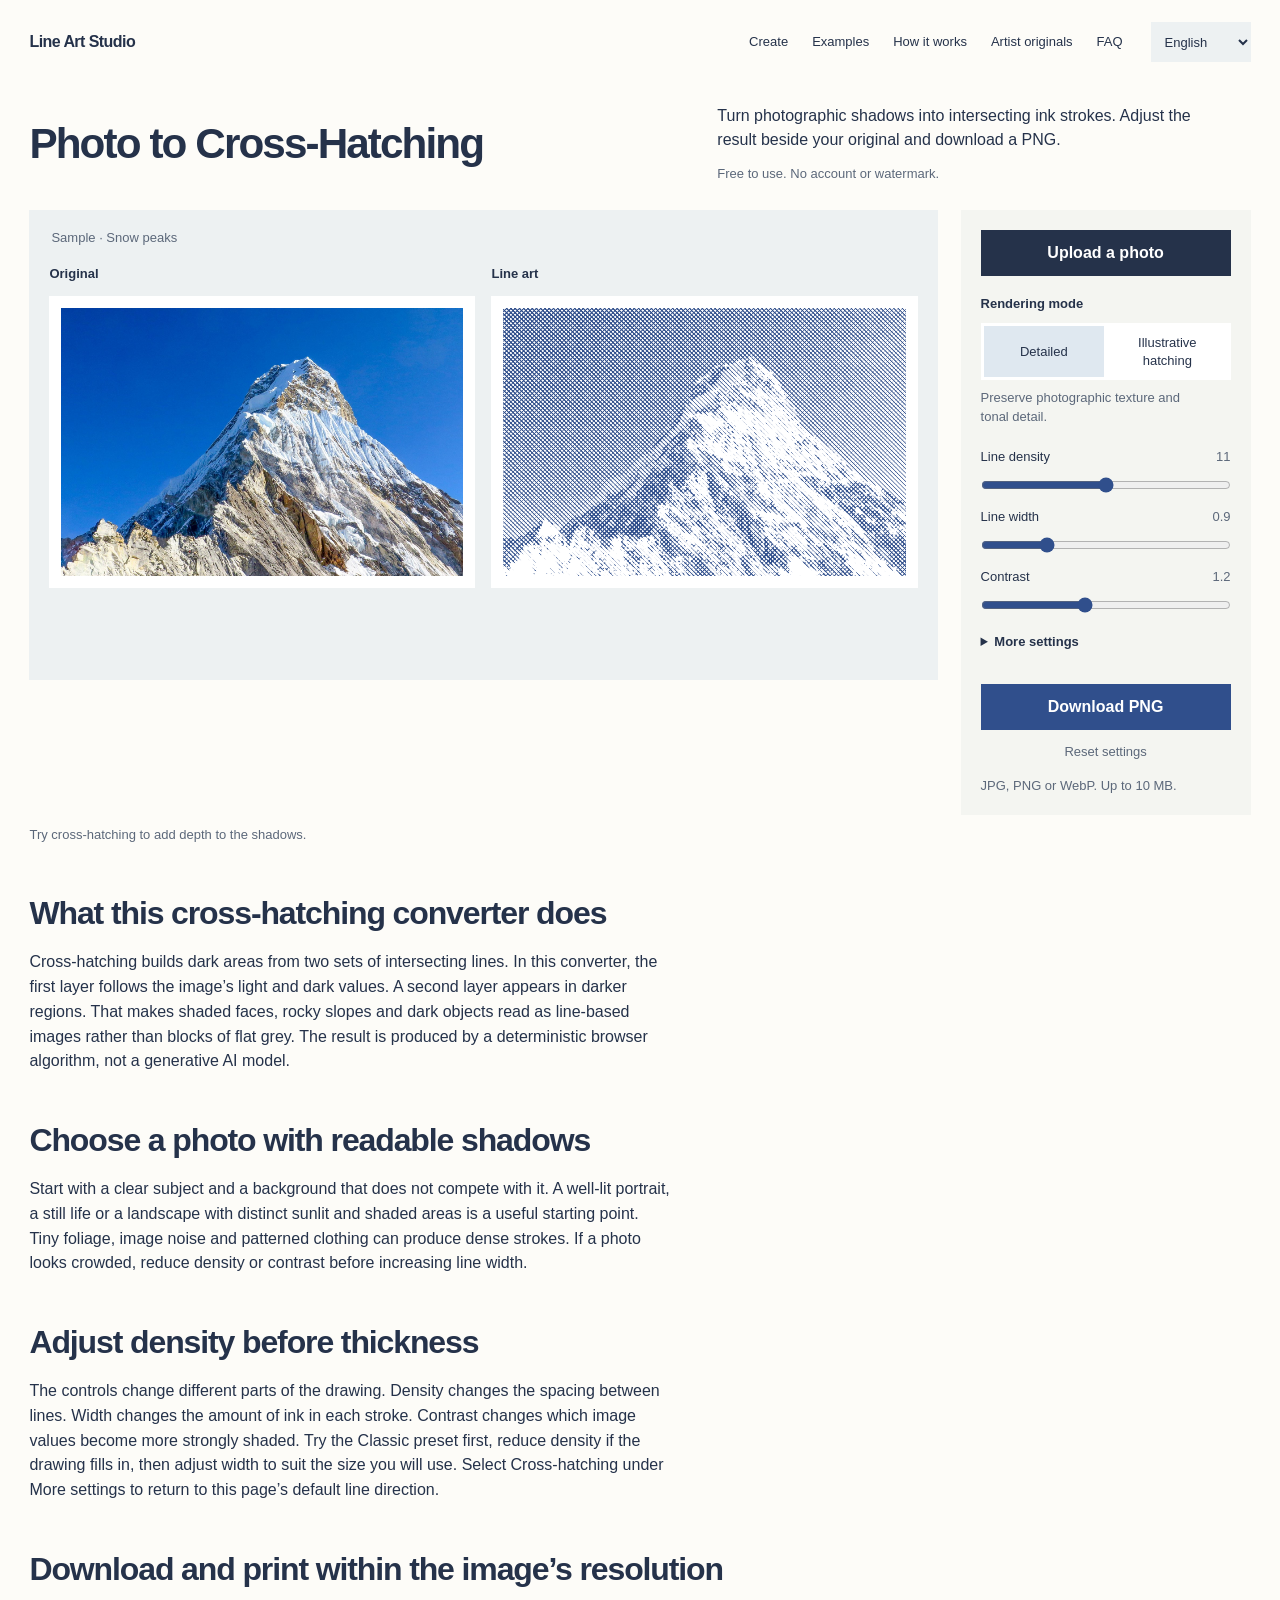
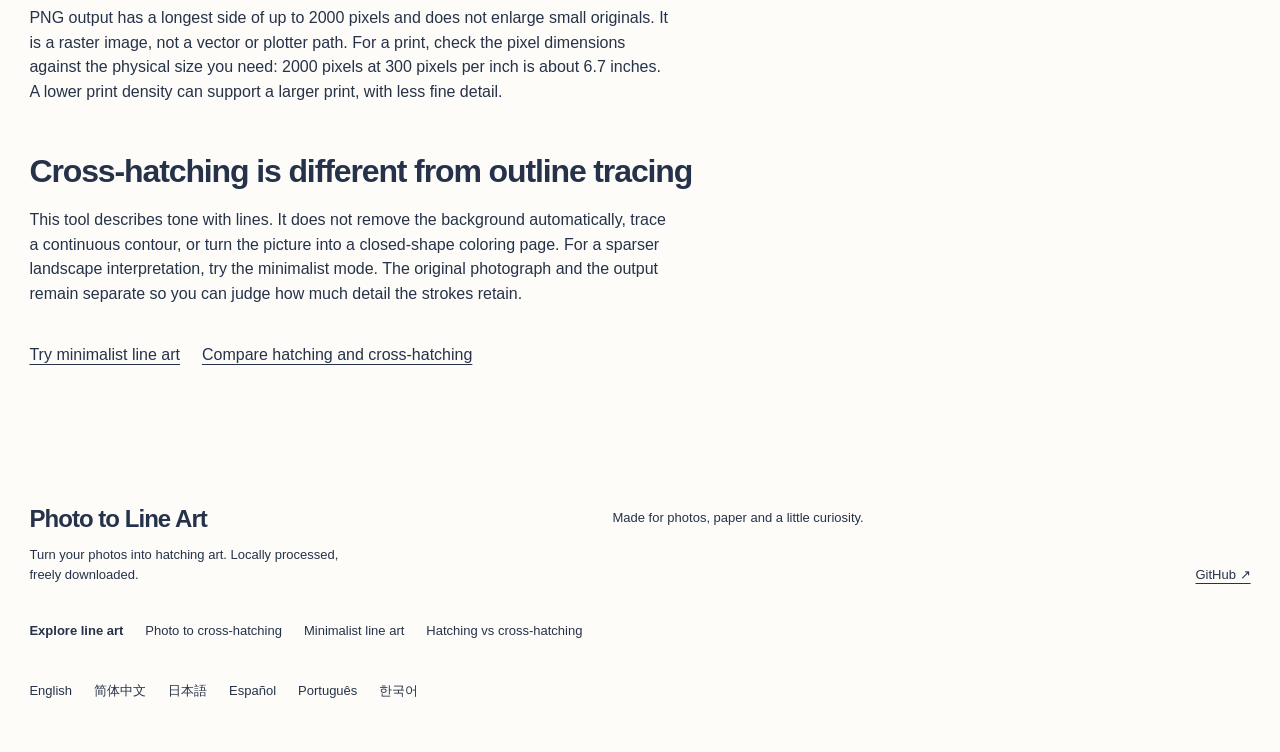
<file: photo-to-cross-hatching/index.html>
<!DOCTYPE html>

<html data-page-kind="tool" data-site-root="../" data-tool-mode="detail" data-tool-style="cross" lang="en"><head><meta charset="utf-8"/><meta content="width=device-width,initial-scale=1" name="viewport"/><title>Photo to Cross-Hatching Converter – Free Online</title><meta content="Turn a photo into cross-hatching line art online. Layer intersecting strokes in darker areas, adjust line density and download a watermark-free PNG." name="description"/><link href="../favicon.svg" rel="icon" type="image/svg+xml"/><link href="../styles.css" rel="stylesheet"/><link href="https://phototolineart.org/photo-to-cross-hatching/" rel="canonical"/><meta content="article" property="og:type"/><meta content="Photo to Cross-Hatching Converter – Free Online" property="og:title"/><meta content="Turn a photo into cross-hatching line art online. Layer intersecting strokes in darker areas, adjust line density and download a watermark-free PNG." property="og:description"/><meta content="Photo to Line Art" property="og:site_name"/><meta content="en" property="og:locale"/><meta content="summary" name="twitter:card"/><meta content="Photo to Cross-Hatching Converter – Free Online" name="twitter:title"/><meta content="Turn a photo into cross-hatching line art online. Layer intersecting strokes in darker areas, adjust line density and download a watermark-free PNG." name="twitter:description"/><meta content="https://phototolineart.org/photo-to-cross-hatching/" property="og:url"/><script type="application/ld+json">{"@context": "https://schema.org", "@type": "WebApplication", "name": "Photo to Cross-Hatching Converter – Free Online", "inLanguage": "en", "description": "Turn a photo into cross-hatching line art online. Layer intersecting strokes in darker areas, adjust line density and download a watermark-free PNG.", "applicationCategory": "MultimediaApplication", "operatingSystem": "Any", "isAccessibleForFree": true, "browserRequirements": "Requires JavaScript and Canvas support", "url": "https://phototolineart.org/photo-to-cross-hatching/"}</script></head><body><header><div class="brand"><span data-i18n="brand">Line Art Studio</span></div><nav aria-label="Main"><a href="#create"><span data-i18n="navTool">Create</span></a><a data-root-href="./#examples" href=".././#examples"><span data-i18n="navExamples">Examples</span></a><a data-root-href="./#how" href=".././#how"><span data-i18n="navHow">How it works</span></a><a data-root-href="./#artist" href=".././#artist"><span data-i18n="navArtist">Artist originals</span></a><a data-root-href="./#faq" href=".././#faq"><span data-i18n="navFaq">FAQ</span></a></nav><select aria-label="Language" id="language"><option selected="" value="en">English</option><option value="zh-CN">简体中文</option><option value="ja">日本語</option><option value="es">Español</option><option value="pt">Português</option><option value="ko">한국어</option></select></header><main id="create"><div class="hero-copy"><h1>Photo to Cross-Hatching</h1><p class="intro">Turn photographic shadows into intersecting ink strokes. Adjust the result beside your original and download a PNG.</p><p class="promise"><span data-i18n="promise">Free to use. No account or watermark.</span></p></div><div aria-label="Line art editor" class="layout" data-ui=""><section class="stage" id="drop"><div class="toolbar"><span id="imageName">Sample · Snow peaks</span></div><div class="compare-grid"><div class="compare-pane"><div class="pane-label"><span data-i18n="original">Original</span></div><div class="paper"><canvas aria-label="Original snow mountain photograph" id="originalArt" role="img"></canvas></div></div><div class="compare-pane"><div class="pane-label"><span data-i18n="result">Line art</span></div><div class="paper"><canvas aria-label="Generated hatching line art preview" id="art" role="img"></canvas></div></div></div><button hidden="" id="compare"></button><noscript><img alt="The selected snow-covered mountain against blue sky" height="1000" src="../snow-mountain.jpg" width="1500"/><p>Enable JavaScript to upload a photo and generate line art in your browser.</p></noscript></section><aside class="panel"><button class="upload" id="uploadButton" type="button"><span data-i18n="upload">Upload a photo</span></button><input accept="image/jpeg,image/png,image/webp" hidden="" id="file" type="file"/><div class="mode-block"><div class="section" data-i18n="modeLabel">Rendering mode</div><div aria-label="Rendering mode" class="mode-switch" id="modes" role="group"><button aria-pressed="true" class="active" data-i18n="modeDetail" data-mode="detail">Detailed</button><button aria-pressed="false" data-i18n="modeMinimal" data-mode="minimal">Illustrative hatching</button></div><p class="mode-note" data-i18n="modeDetailNote" id="modeNote">Preserve photographic texture and tonal detail.</p></div><label class="control"><span><span data-i18n="density">Line density</span> <output id="densityOut"></output></span><input id="density" max="20" min="2" type="range" value="11"/></label><label class="control"><span><span data-i18n="width">Line width</span> <output id="widthOut"></output></span><input id="width" max="2.4" min="0.4" step="0.1" type="range" value="0.9"/></label><label class="control"><span><span data-i18n="contrast">Contrast</span> <output id="contrastOut"></output></span><input id="contrast" max="2.2" min="0.5" step="0.1" type="range" value="1.2"/></label><details class="advanced"><summary data-i18n="advanced">More settings</summary><div class="preset-row"><div class="section" data-i18n="presets">Quick looks</div><div class="presets"><button data-i18n="soft" data-preset="soft">Light</button><button data-i18n="classic" data-preset="classic">Classic</button><button data-i18n="bold" data-preset="bold">Bold</button></div></div><div class="section"><span data-i18n="direction">Line direction</span></div><div class="styles" id="styles"><button class="active" data-style="diagonal"><span data-i18n="diagonal">Diagonal</span></button><button data-style="cross"><span data-i18n="cross">Cross-hatching</span></button><button data-style="horizontal"><span data-i18n="horizontal">Horizontal</span></button><button data-style="vertical"><span data-i18n="vertical">Vertical</span></button></div><div class="colors"><label><input id="colored" type="checkbox"/> <span data-i18n="colored">Original colors</span></label><input aria-label="线条颜色" id="ink" type="color" value="#304f8c"/><input aria-label="背景颜色" id="bg" type="color" value="#ffffff"/></div></details><button class="download" id="download"><span data-i18n="download">Download PNG</span></button><button class="reset" id="reset"><span data-i18n="reset">Reset settings</span></button><div class="hint"><span data-i18n="hint">JPG, PNG or WebP. Up to 10 MB.</span></div></aside></div><div class="bottom"><span id="status" role="status"><span data-i18n="initial">Try cross-hatching to add depth to the shadows.</span></span></div><section class="site-section guide-copy"><h2>What this cross-hatching converter does</h2><p>Cross-hatching builds dark areas from two sets of intersecting lines. In this converter, the first layer follows the image’s light and dark values. A second layer appears in darker regions. That makes shaded faces, rocky slopes and dark objects read as line-based images rather than blocks of flat grey. The result is produced by a deterministic browser algorithm, not a generative AI model.</p></section><section class="site-section guide-copy"><h2>Choose a photo with readable shadows</h2><p>Start with a clear subject and a background that does not compete with it. A well-lit portrait, a still life or a landscape with distinct sunlit and shaded areas is a useful starting point. Tiny foliage, image noise and patterned clothing can produce dense strokes. If a photo looks crowded, reduce density or contrast before increasing line width.</p></section><section class="site-section guide-copy"><h2>Adjust density before thickness</h2><p>The controls change different parts of the drawing. Density changes the spacing between lines. Width changes the amount of ink in each stroke. Contrast changes which image values become more strongly shaded. Try the Classic preset first, reduce density if the drawing fills in, then adjust width to suit the size you will use. Select Cross-hatching under More settings to return to this page’s default line direction.</p></section><section class="site-section guide-copy"><h2>Download and print within the image’s resolution</h2><p>PNG output has a longest side of up to 2000 pixels and does not enlarge small originals. It is a raster image, not a vector or plotter path. For a print, check the pixel dimensions against the physical size you need: 2000 pixels at 300 pixels per inch is about 6.7 inches. A lower print density can support a larger print, with less fine detail.</p></section><section class="site-section guide-copy"><h2>Cross-hatching is different from outline tracing</h2><p>This tool describes tone with lines. It does not remove the background automatically, trace a continuous contour, or turn the picture into a closed-shape coloring page. For a sparser landscape interpretation, try the minimalist mode. The original photograph and the output remain separate so you can judge how much detail the strokes retain.</p></section><a class="guide-link" data-root-href="minimalist-line-art/" href="../minimalist-line-art/">Try minimalist line art</a><a class="guide-link" data-root-href="guides/hatching-vs-cross-hatching/" href="../guides/hatching-vs-cross-hatching/">Compare hatching and cross-hatching</a></main><footer class="site-footer"><div><strong>Photo to Line Art</strong><p><span data-i18n="about">Turn your photos into hatching art. Locally processed, freely downloaded.</span></p></div><p><span data-i18n="footer">Made for photos, paper and a little curiosity.</span></p><a href="https://github.com/COLDDCC/photo-to-line-art" rel="noopener noreferrer" target="_blank">GitHub ↗</a><nav aria-label="Explore line art" class="seo-links"><strong>Explore line art</strong><a data-root-href="photo-to-cross-hatching/" href="../photo-to-cross-hatching/" lang="en">Photo to cross-hatching</a><a data-root-href="minimalist-line-art/" href="../minimalist-line-art/" lang="en">Minimalist line art</a><a data-root-href="guides/hatching-vs-cross-hatching/" href="../guides/hatching-vs-cross-hatching/" lang="en">Hatching vs cross-hatching</a></nav><nav aria-label="Languages" class="language-links"><a data-root-href="" href="../" hreflang="en" lang="en">English</a><a data-root-href="zh/" href="../zh/" hreflang="zh-CN" lang="zh-CN">简体中文</a><a data-root-href="ja/" href="../ja/" hreflang="ja" lang="ja">日本語</a><a data-root-href="es/" href="../es/" hreflang="es" lang="es">Español</a><a data-root-href="pt/" href="../pt/" hreflang="pt" lang="pt">Português</a><a data-root-href="ko/" href="../ko/" hreflang="ko" lang="ko">한국어</a></nav></footer><script defer="" src="../i18n.js"></script><script defer="" src="../app.js"></script><script defer="" src="../artist.js"></script></body></html>
</file>
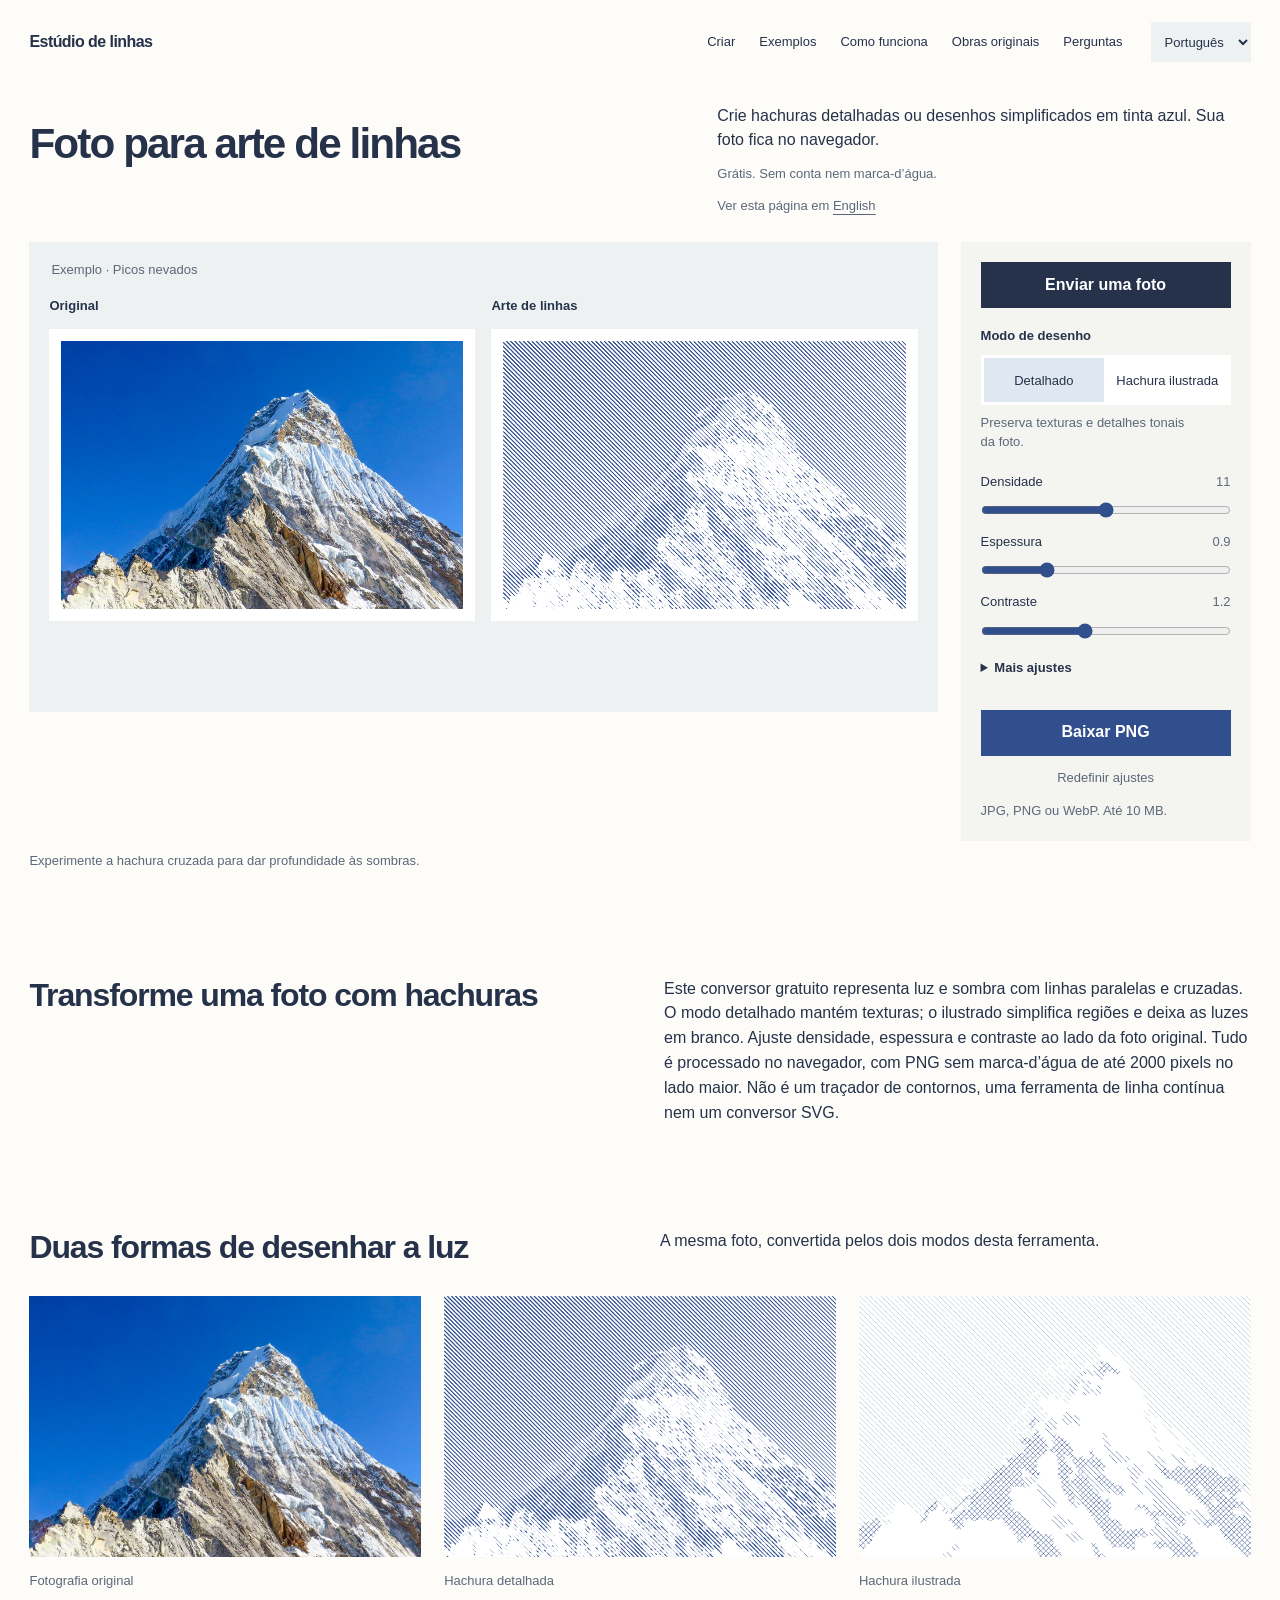
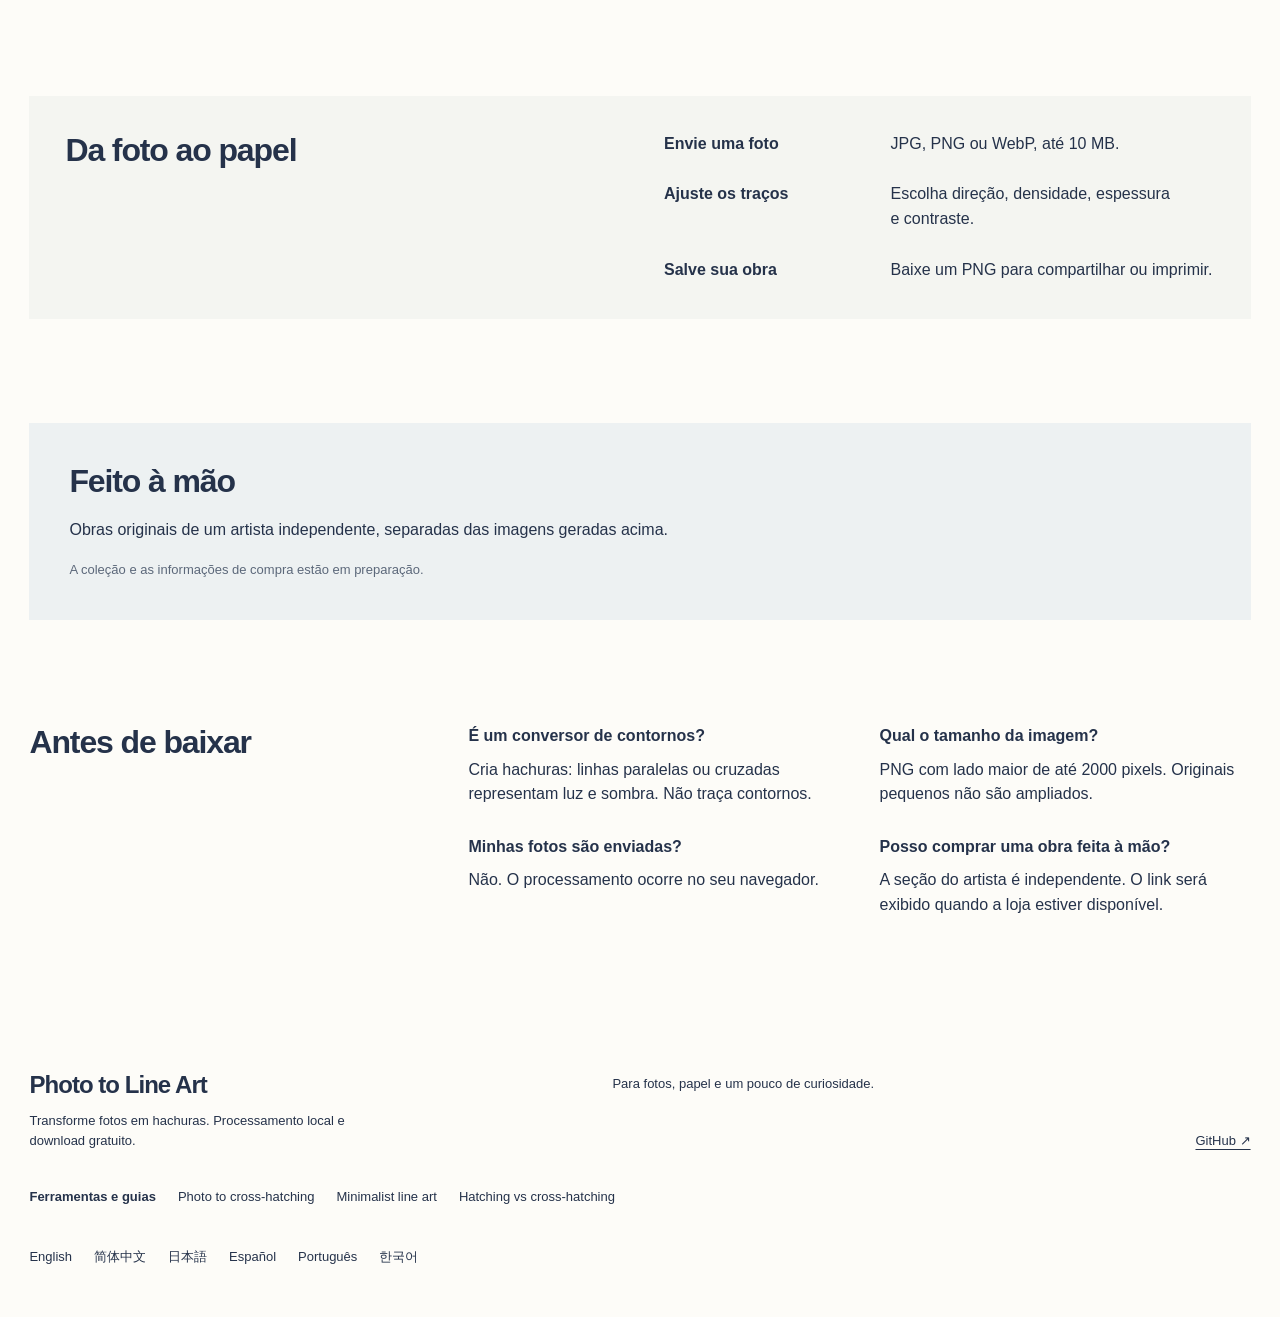
<file: pt/index.html>
<!DOCTYPE html>

<html data-page-kind="home" data-site-root="../" lang="pt"><head><meta charset="utf-8"/><meta content="width=device-width,initial-scale=1" name="viewport"/><title>Foto para desenho de linhas – Hachura grátis online</title><meta content="Transforme fotos em arte de linhas, hachura cruzada ou ilustrações minimalistas. Processamento local e PNG grátis, sem cadastro nem marca-d’água." name="description"/><link href="../favicon.svg" rel="icon" type="image/svg+xml"/><link href="../styles.css" rel="stylesheet"/><link href="https://phototolineart.org/pt/" rel="canonical"/><link href="https://phototolineart.org/" hreflang="en" rel="alternate"/><link href="https://phototolineart.org/zh/" hreflang="zh-CN" rel="alternate"/><link href="https://phototolineart.org/ja/" hreflang="ja" rel="alternate"/><link href="https://phototolineart.org/es/" hreflang="es" rel="alternate"/><link href="https://phototolineart.org/pt/" hreflang="pt" rel="alternate"/><link href="https://phototolineart.org/ko/" hreflang="ko" rel="alternate"/><link href="https://phototolineart.org/" hreflang="x-default" rel="alternate"/><meta content="website" property="og:type"/><meta content="Foto para desenho de linhas – Hachura grátis online" property="og:title"/><meta content="Transforme fotos em arte de linhas, hachura cruzada ou ilustrações minimalistas. Processamento local e PNG grátis, sem cadastro nem marca-d’água." property="og:description"/><meta content="Photo to Line Art" property="og:site_name"/><meta content="pt" property="og:locale"/><meta content="summary" name="twitter:card"/><meta content="Foto para desenho de linhas – Hachura grátis online" name="twitter:title"/><meta content="Transforme fotos em arte de linhas, hachura cruzada ou ilustrações minimalistas. Processamento local e PNG grátis, sem cadastro nem marca-d’água." name="twitter:description"/><meta content="https://phototolineart.org/pt/" property="og:url"/><script type="application/ld+json">{"@context": "https://schema.org", "@type": "WebApplication", "name": "Foto para desenho de linhas – Hachura grátis online", "inLanguage": "pt", "description": "Transforme fotos em arte de linhas, hachura cruzada ou ilustrações minimalistas. Processamento local e PNG grátis, sem cadastro nem marca-d’água.", "applicationCategory": "MultimediaApplication", "operatingSystem": "Any", "isAccessibleForFree": true, "browserRequirements": "Requires JavaScript and Canvas support", "url": "https://phototolineart.org/pt/"}</script></head><body><header><div class="brand"><span data-i18n="brand">Estúdio de linhas</span></div><nav aria-label="Main"><a href="#create"><span data-i18n="navTool">Criar</span></a><a href="#examples"><span data-i18n="navExamples">Exemplos</span></a><a href="#how"><span data-i18n="navHow">Como funciona</span></a><a href="#artist"><span data-i18n="navArtist">Obras originais</span></a><a href="#faq"><span data-i18n="navFaq">Perguntas</span></a></nav><select aria-label="Language" id="language"><option value="en">English</option><option value="zh-CN">简体中文</option><option value="ja">日本語</option><option value="es">Español</option><option selected="" value="pt">Português</option><option value="ko">한국어</option></select></header><main id="create"><div class="hero-copy"><h1><span data-i18n="title">Foto para arte de linhas</span></h1><p class="intro"><span data-i18n="intro">Crie hachuras detalhadas ou desenhos simplificados em tinta azul. Sua foto fica no navegador.</span></p><p class="promise"><span data-i18n="promise">Grátis. Sem conta nem marca-d’água.</span></p></div><div aria-label="Line art editor" class="layout" data-ui=""><section class="stage" id="drop"><div class="toolbar"><span id="imageName">Exemplo · Picos nevados</span></div><div class="compare-grid"><div class="compare-pane"><div class="pane-label"><span data-i18n="original">Original</span></div><div class="paper"><canvas aria-label="Original snow mountain photograph" id="originalArt" role="img"></canvas></div></div><div class="compare-pane"><div class="pane-label"><span data-i18n="result">Arte de linhas</span></div><div class="paper"><canvas aria-label="Generated hatching line art preview" id="art" role="img"></canvas></div></div></div><button hidden="" id="compare"></button><noscript><img alt="The selected snow-covered mountain against blue sky" height="1000" src="../snow-mountain.jpg" width="1500"/><p>Enable JavaScript to upload a photo and generate line art in your browser.</p></noscript></section><aside class="panel"><button class="upload" id="uploadButton" type="button"><span data-i18n="upload">Enviar uma foto</span></button><input accept="image/jpeg,image/png,image/webp" hidden="" id="file" type="file"/><div class="mode-block"><div class="section" data-i18n="modeLabel">Modo de desenho</div><div aria-label="Rendering mode" class="mode-switch" id="modes" role="group"><button aria-pressed="true" class="active" data-i18n="modeDetail" data-mode="detail">Detalhado</button><button aria-pressed="false" data-i18n="modeMinimal" data-mode="minimal">Hachura ilustrada</button></div><p class="mode-note" data-i18n="modeDetailNote" id="modeNote">Preserva texturas e detalhes tonais da foto.</p></div><label class="control"><span><span data-i18n="density">Densidade</span> <output id="densityOut"></output></span><input id="density" max="20" min="2" type="range" value="11"/></label><label class="control"><span><span data-i18n="width">Espessura</span> <output id="widthOut"></output></span><input id="width" max="2.4" min="0.4" step="0.1" type="range" value="0.9"/></label><label class="control"><span><span data-i18n="contrast">Contraste</span> <output id="contrastOut"></output></span><input id="contrast" max="2.2" min="0.5" step="0.1" type="range" value="1.2"/></label><details class="advanced"><summary data-i18n="advanced">Mais ajustes</summary><div class="preset-row"><div class="section" data-i18n="presets">Estilos rápidos</div><div class="presets"><button data-i18n="soft" data-preset="soft">Leve</button><button data-i18n="classic" data-preset="classic">Clássico</button><button data-i18n="bold" data-preset="bold">Forte</button></div></div><div class="section"><span data-i18n="direction">Direção das linhas</span></div><div class="styles" id="styles"><button class="active" data-style="diagonal"><span data-i18n="diagonal">Diagonal</span></button><button data-style="cross"><span data-i18n="cross">Hachura cruzada</span></button><button data-style="horizontal"><span data-i18n="horizontal">Horizontal</span></button><button data-style="vertical"><span data-i18n="vertical">Vertical</span></button></div><div class="colors"><label><input id="colored" type="checkbox"/> <span data-i18n="colored">Cores originais</span></label><input aria-label="线条颜色" id="ink" type="color" value="#304f8c"/><input aria-label="背景颜色" id="bg" type="color" value="#ffffff"/></div></details><button class="download" id="download"><span data-i18n="download">Baixar PNG</span></button><button class="reset" id="reset"><span data-i18n="reset">Redefinir ajustes</span></button><div class="hint"><span data-i18n="hint">JPG, PNG ou WebP. Até 10 MB.</span></div></aside></div><div class="bottom"><span id="status" role="status"><span data-i18n="initial">Experimente a hachura cruzada para dar profundidade às sombras.</span></span></div><section class="site-section seo-intro" id="line-art-guide"><h2 data-i18n="seoHeading">Transforme uma foto com hachuras</h2><p data-i18n="seoText">Este conversor gratuito representa luz e sombra com linhas paralelas e cruzadas. O modo detalhado mantém texturas; o ilustrado simplifica regiões e deixa as luzes em branco. Ajuste densidade, espessura e contraste ao lado da foto original. Tudo é processado no navegador, com PNG sem marca-d’água de até 2000 pixels no lado maior. Não é um traçador de contornos, uma ferramenta de linha contínua nem um conversor SVG.</p></section><section class="site-section" id="examples"><div class="section-heading"><h2><span data-i18n="examplesTitle">Duas formas de desenhar a luz</span></h2><p><span data-i18n="examplesDesc">A mesma foto, convertida pelos dois modos desta ferramenta.</span></p></div><div class="example-grid"><figure><canvas aria-label="Original snow mountain photo" id="exOriginal" role="img"></canvas><figcaption><span data-i18n="originalLabel">Fotografia original</span></figcaption></figure><figure><canvas aria-label="Detailed hatching example" id="exDiagonal" role="img"></canvas><figcaption><span data-i18n="diagonalLabel">Hachura detalhada</span></figcaption></figure><figure><canvas aria-label="Minimalist hatching example" id="exCross" role="img"></canvas><figcaption><span data-i18n="crossLabel">Hachura ilustrada</span></figcaption></figure></div></section><section class="site-section" id="how"><h2><span data-i18n="howTitle">Da foto ao papel</span></h2><div class="steps"><article><h3><span data-i18n="step1">Envie uma foto</span></h3><p><span data-i18n="step1Desc">JPG, PNG ou WebP, até 10 MB.</span></p></article><article><h3><span data-i18n="step2">Ajuste os traços</span></h3><p><span data-i18n="step2Desc">Escolha direção, densidade, espessura e contraste.</span></p></article><article><h3><span data-i18n="step3">Salve sua obra</span></h3><p><span data-i18n="step3Desc">Baixe um PNG para compartilhar ou imprimir.</span></p></article></div></section><section aria-labelledby="artistTitle" class="artist-card" id="artist"><div class="artist-copy"><h2 data-i18n="artistTitle" id="artistTitle">Feito à mão</h2><p data-i18n="artistDescription">Obras originais de um artista independente, separadas das imagens geradas acima.</p><p hidden="" id="artistCredit"></p><p class="artist-pending" data-i18n="artistPending" id="artistPending">A coleção e as informações de compra estão em preparação.</p><a class="artist-link" data-i18n="artistBrowse" hidden="" id="artistShop" rel="noopener noreferrer" target="_blank">Ver obras →</a></div><div class="artist-gallery" hidden="" id="artistGallery"></div></section><section class="site-section" id="faq"><h2><span data-i18n="faqTitle">Antes de baixar</span></h2><div class="faq-list"><article><h3><span data-i18n="faq1">É um conversor de contornos?</span></h3><p><span data-i18n="faq1A">Cria hachuras: linhas paralelas ou cruzadas representam luz e sombra. Não traça contornos.</span></p></article><article><h3><span data-i18n="faq2">Minhas fotos são enviadas?</span></h3><p><span data-i18n="faq2A">Não. O processamento ocorre no seu navegador.</span></p></article><article><h3><span data-i18n="faq3">Qual o tamanho da imagem?</span></h3><p><span data-i18n="faq3A">PNG com lado maior de até 2000 pixels. Originais pequenos não são ampliados.</span></p></article><article><h3><span data-i18n="faq4">Posso comprar uma obra feita à mão?</span></h3><p><span data-i18n="faq4A">A seção do artista é independente. O link será exibido quando a loja estiver disponível.</span></p></article></div></section></main><footer class="site-footer"><div><strong>Photo to Line Art</strong><p><span data-i18n="about">Transforme fotos em hachuras. Processamento local e download gratuito.</span></p></div><p><span data-i18n="footer">Para fotos, papel e um pouco de curiosidade.</span></p><a href="https://github.com/COLDDCC/photo-to-line-art" rel="noopener noreferrer" target="_blank">GitHub ↗</a><nav aria-label="Ferramentas e guias" class="seo-links"><strong>Ferramentas e guias</strong><a data-root-href="photo-to-cross-hatching/" href="../photo-to-cross-hatching/" lang="en">Photo to cross-hatching</a><a data-root-href="minimalist-line-art/" href="../minimalist-line-art/" lang="en">Minimalist line art</a><a data-root-href="guides/hatching-vs-cross-hatching/" href="../guides/hatching-vs-cross-hatching/" lang="en">Hatching vs cross-hatching</a></nav><nav aria-label="Languages" class="language-links"><a data-root-href="" href="../" hreflang="en" lang="en">English</a><a data-root-href="zh/" href="../zh/" hreflang="zh-CN" lang="zh-CN">简体中文</a><a data-root-href="ja/" href="../ja/" hreflang="ja" lang="ja">日本語</a><a data-root-href="es/" href="../es/" hreflang="es" lang="es">Español</a><a data-root-href="pt/" href="../pt/" hreflang="pt" lang="pt">Português</a><a data-root-href="ko/" href="../ko/" hreflang="ko" lang="ko">한국어</a></nav></footer><script defer="" src="../i18n.js"></script><script defer="" src="../app.js"></script><script defer="" src="../artist.js"></script></body></html>
</file>
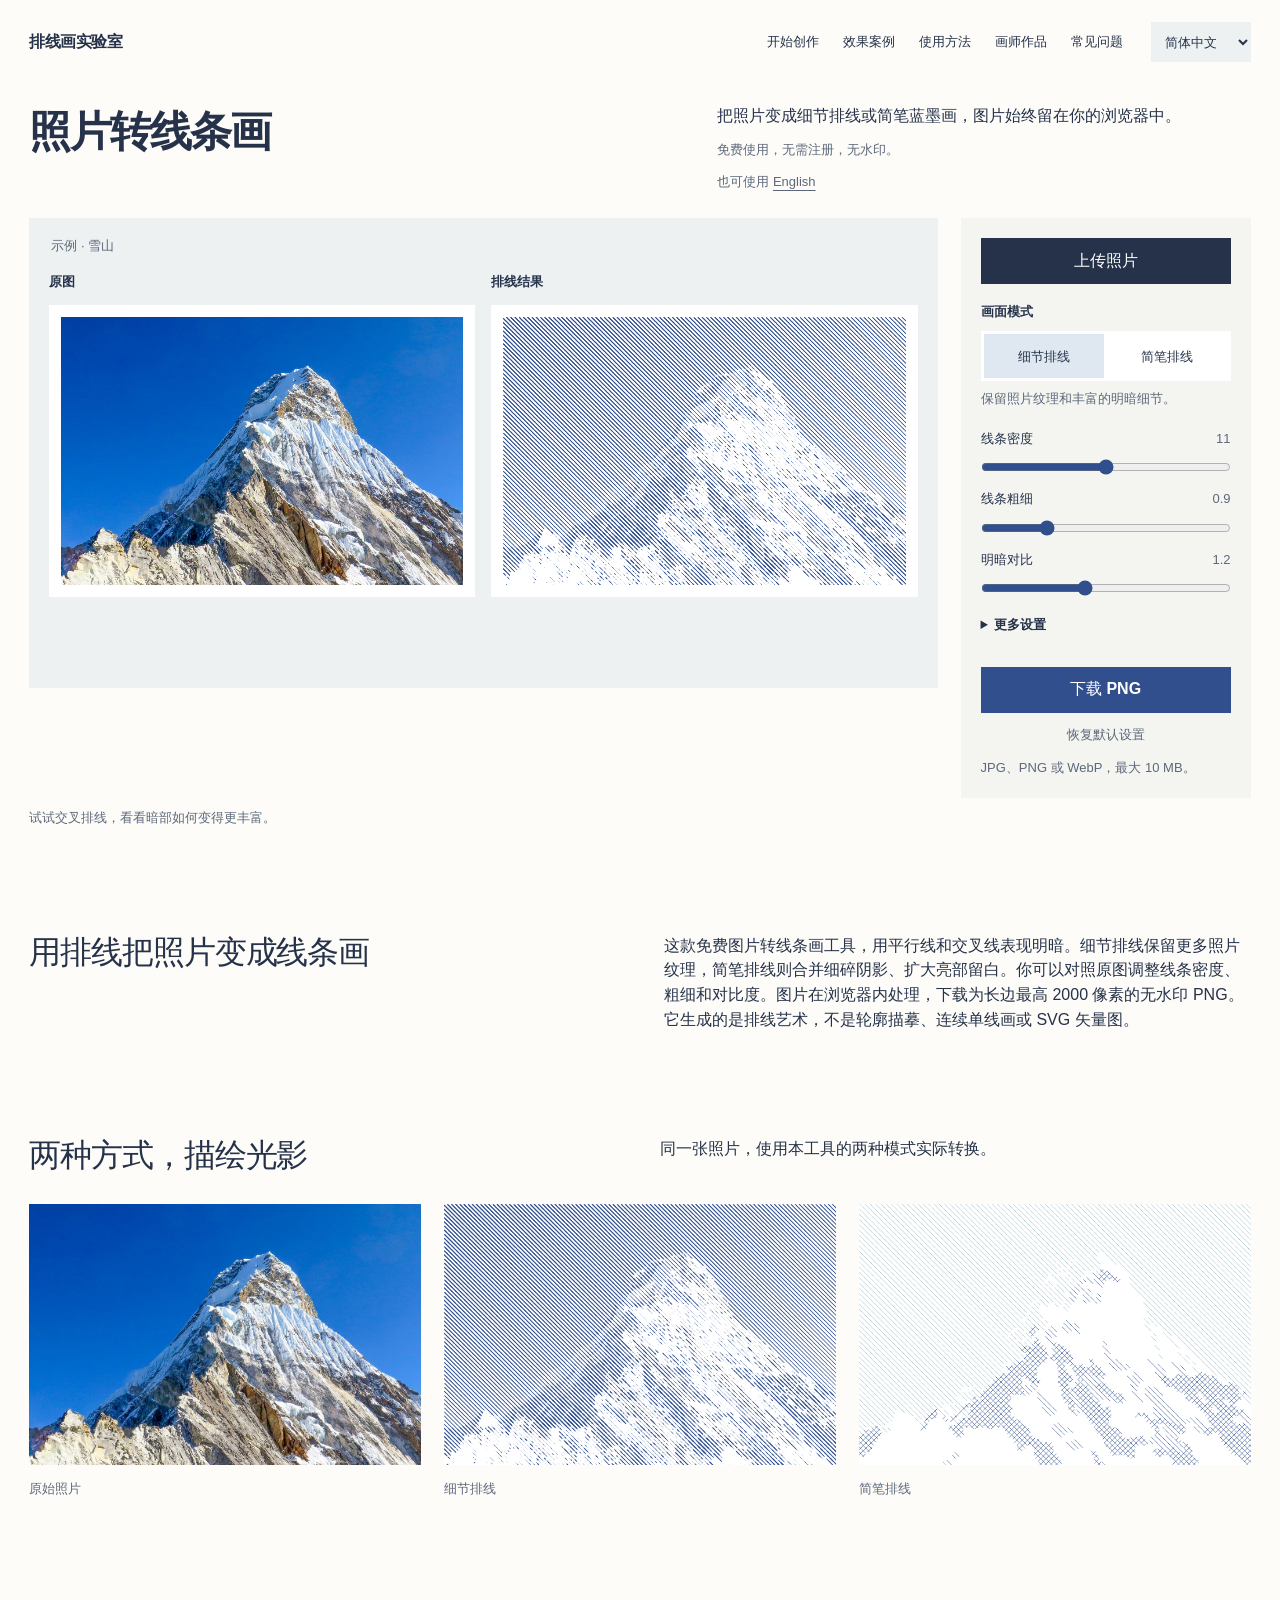
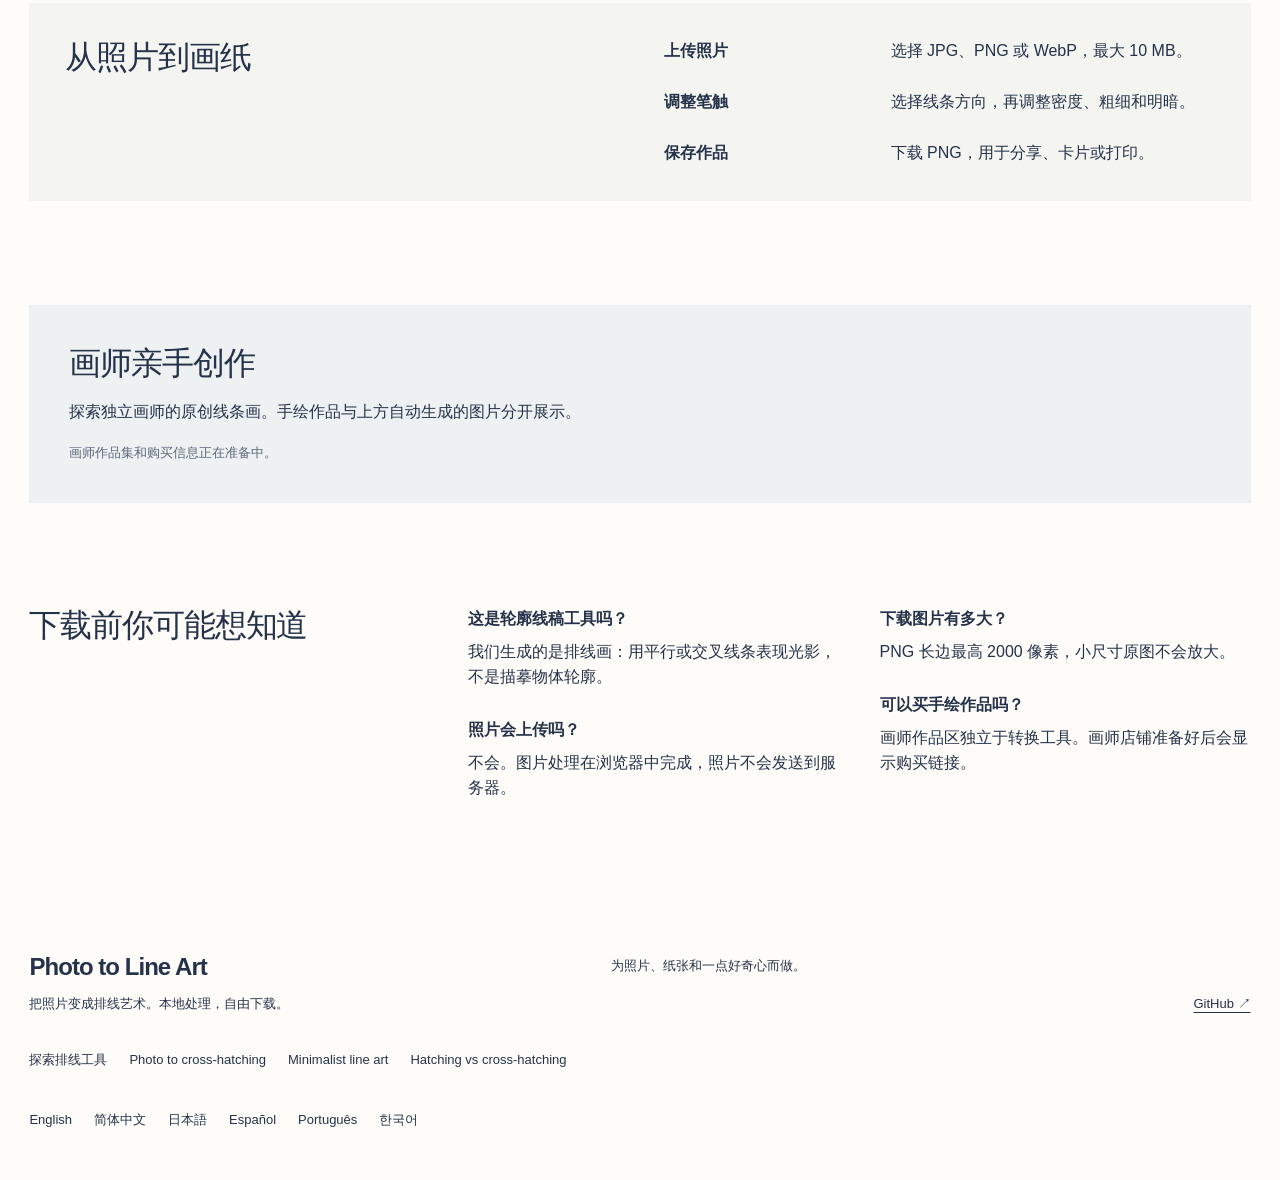
<file: zh/index.html>
<!DOCTYPE html>

<html data-page-kind="home" data-site-root="../" lang="zh-CN"><head><meta charset="utf-8"/><meta content="width=device-width,initial-scale=1" name="viewport"/><title>照片转线条画工具｜交叉排线与极简排线画</title><meta content="免费在线将照片转换为线条画、交叉排线画或简笔蓝墨画。支持调整密度、线宽与对比度，本地处理，无水印 PNG 下载。" name="description"/><link href="../favicon.svg" rel="icon" type="image/svg+xml"/><link href="../styles.css" rel="stylesheet"/><link href="https://phototolineart.org/zh/" rel="canonical"/><link href="https://phototolineart.org/" hreflang="en" rel="alternate"/><link href="https://phototolineart.org/zh/" hreflang="zh-CN" rel="alternate"/><link href="https://phototolineart.org/ja/" hreflang="ja" rel="alternate"/><link href="https://phototolineart.org/es/" hreflang="es" rel="alternate"/><link href="https://phototolineart.org/pt/" hreflang="pt" rel="alternate"/><link href="https://phototolineart.org/ko/" hreflang="ko" rel="alternate"/><link href="https://phototolineart.org/" hreflang="x-default" rel="alternate"/><meta content="website" property="og:type"/><meta content="照片转线条画工具｜交叉排线与极简排线画" property="og:title"/><meta content="免费在线将照片转换为线条画、交叉排线画或简笔蓝墨画。支持调整密度、线宽与对比度，本地处理，无水印 PNG 下载。" property="og:description"/><meta content="Photo to Line Art" property="og:site_name"/><meta content="zh_CN" property="og:locale"/><meta content="summary" name="twitter:card"/><meta content="照片转线条画工具｜交叉排线与极简排线画" name="twitter:title"/><meta content="免费在线将照片转换为线条画、交叉排线画或简笔蓝墨画。支持调整密度、线宽与对比度，本地处理，无水印 PNG 下载。" name="twitter:description"/><meta content="https://phototolineart.org/zh/" property="og:url"/><script type="application/ld+json">{"@context": "https://schema.org", "@type": "WebApplication", "name": "照片转线条画工具｜交叉排线与极简排线画", "inLanguage": "zh-CN", "description": "免费在线将照片转换为线条画、交叉排线画或简笔蓝墨画。支持调整密度、线宽与对比度，本地处理，无水印 PNG 下载。", "applicationCategory": "MultimediaApplication", "operatingSystem": "Any", "isAccessibleForFree": true, "browserRequirements": "Requires JavaScript and Canvas support", "url": "https://phototolineart.org/zh/"}</script></head><body><header><div class="brand"><span data-i18n="brand">排线画实验室</span></div><nav aria-label="Main"><a href="#create"><span data-i18n="navTool">开始创作</span></a><a href="#examples"><span data-i18n="navExamples">效果案例</span></a><a href="#how"><span data-i18n="navHow">使用方法</span></a><a href="#artist"><span data-i18n="navArtist">画师作品</span></a><a href="#faq"><span data-i18n="navFaq">常见问题</span></a></nav><select aria-label="Language" id="language"><option value="en">English</option><option selected="" value="zh-CN">简体中文</option><option value="ja">日本語</option><option value="es">Español</option><option value="pt">Português</option><option value="ko">한국어</option></select></header><main id="create"><div class="hero-copy"><h1><span data-i18n="title">照片转线条画</span></h1><p class="intro"><span data-i18n="intro">把照片变成细节排线或简笔蓝墨画，图片始终留在你的浏览器中。</span></p><p class="promise"><span data-i18n="promise">免费使用，无需注册，无水印。</span></p></div><div aria-label="Line art editor" class="layout" data-ui=""><section class="stage" id="drop"><div class="toolbar"><span id="imageName">示例 · 雪山</span></div><div class="compare-grid"><div class="compare-pane"><div class="pane-label"><span data-i18n="original">原图</span></div><div class="paper"><canvas aria-label="Original snow mountain photograph" id="originalArt" role="img"></canvas></div></div><div class="compare-pane"><div class="pane-label"><span data-i18n="result">排线结果</span></div><div class="paper"><canvas aria-label="Generated hatching line art preview" id="art" role="img"></canvas></div></div></div><button hidden="" id="compare"></button><noscript><img alt="The selected snow-covered mountain against blue sky" height="1000" src="../snow-mountain.jpg" width="1500"/><p>Enable JavaScript to upload a photo and generate line art in your browser.</p></noscript></section><aside class="panel"><button class="upload" id="uploadButton" type="button"><span data-i18n="upload">上传照片</span></button><input accept="image/jpeg,image/png,image/webp" hidden="" id="file" type="file"/><div class="mode-block"><div class="section" data-i18n="modeLabel">画面模式</div><div aria-label="Rendering mode" class="mode-switch" id="modes" role="group"><button aria-pressed="true" class="active" data-i18n="modeDetail" data-mode="detail">细节排线</button><button aria-pressed="false" data-i18n="modeMinimal" data-mode="minimal">简笔排线</button></div><p class="mode-note" data-i18n="modeDetailNote" id="modeNote">保留照片纹理和丰富的明暗细节。</p></div><label class="control"><span><span data-i18n="density">线条密度</span> <output id="densityOut"></output></span><input id="density" max="20" min="2" type="range" value="11"/></label><label class="control"><span><span data-i18n="width">线条粗细</span> <output id="widthOut"></output></span><input id="width" max="2.4" min="0.4" step="0.1" type="range" value="0.9"/></label><label class="control"><span><span data-i18n="contrast">明暗对比</span> <output id="contrastOut"></output></span><input id="contrast" max="2.2" min="0.5" step="0.1" type="range" value="1.2"/></label><details class="advanced"><summary data-i18n="advanced">更多设置</summary><div class="preset-row"><div class="section" data-i18n="presets">快捷风格</div><div class="presets"><button data-i18n="soft" data-preset="soft">轻盈</button><button data-i18n="classic" data-preset="classic">经典</button><button data-i18n="bold" data-preset="bold">浓郁</button></div></div><div class="section"><span data-i18n="direction">线条方向</span></div><div class="styles" id="styles"><button class="active" data-style="diagonal"><span data-i18n="diagonal">斜向排线</span></button><button data-style="cross"><span data-i18n="cross">交叉排线</span></button><button data-style="horizontal"><span data-i18n="horizontal">水平排线</span></button><button data-style="vertical"><span data-i18n="vertical">垂直排线</span></button></div><div class="colors"><label><input id="colored" type="checkbox"/> <span data-i18n="colored">保留原图色彩</span></label><input aria-label="线条颜色" id="ink" type="color" value="#304f8c"/><input aria-label="背景颜色" id="bg" type="color" value="#ffffff"/></div></details><button class="download" id="download"><span data-i18n="download">下载 PNG</span></button><button class="reset" id="reset"><span data-i18n="reset">恢复默认设置</span></button><div class="hint"><span data-i18n="hint">JPG、PNG 或 WebP，最大 10 MB。</span></div></aside></div><div class="bottom"><span id="status" role="status"><span data-i18n="initial">试试交叉排线，看看暗部如何变得更丰富。</span></span></div><section class="site-section seo-intro" id="line-art-guide"><h2 data-i18n="seoHeading">用排线把照片变成线条画</h2><p data-i18n="seoText">这款免费图片转线条画工具，用平行线和交叉线表现明暗。细节排线保留更多照片纹理，简笔排线则合并细碎阴影、扩大亮部留白。你可以对照原图调整线条密度、粗细和对比度。图片在浏览器内处理，下载为长边最高 2000 像素的无水印 PNG。它生成的是排线艺术，不是轮廓描摹、连续单线画或 SVG 矢量图。</p></section><section class="site-section" id="examples"><div class="section-heading"><h2><span data-i18n="examplesTitle">两种方式，描绘光影</span></h2><p><span data-i18n="examplesDesc">同一张照片，使用本工具的两种模式实际转换。</span></p></div><div class="example-grid"><figure><canvas aria-label="Original snow mountain photo" id="exOriginal" role="img"></canvas><figcaption><span data-i18n="originalLabel">原始照片</span></figcaption></figure><figure><canvas aria-label="Detailed hatching example" id="exDiagonal" role="img"></canvas><figcaption><span data-i18n="diagonalLabel">细节排线</span></figcaption></figure><figure><canvas aria-label="Minimalist hatching example" id="exCross" role="img"></canvas><figcaption><span data-i18n="crossLabel">简笔排线</span></figcaption></figure></div></section><section class="site-section" id="how"><h2><span data-i18n="howTitle">从照片到画纸</span></h2><div class="steps"><article><h3><span data-i18n="step1">上传照片</span></h3><p><span data-i18n="step1Desc">选择 JPG、PNG 或 WebP，最大 10 MB。</span></p></article><article><h3><span data-i18n="step2">调整笔触</span></h3><p><span data-i18n="step2Desc">选择线条方向，再调整密度、粗细和明暗。</span></p></article><article><h3><span data-i18n="step3">保存作品</span></h3><p><span data-i18n="step3Desc">下载 PNG，用于分享、卡片或打印。</span></p></article></div></section><section aria-labelledby="artistTitle" class="artist-card" id="artist"><div class="artist-copy"><h2 data-i18n="artistTitle" id="artistTitle">画师亲手创作</h2><p data-i18n="artistDescription">探索独立画师的原创线条画。手绘作品与上方自动生成的图片分开展示。</p><p hidden="" id="artistCredit"></p><p class="artist-pending" data-i18n="artistPending" id="artistPending">画师作品集和购买信息正在准备中。</p><a class="artist-link" data-i18n="artistBrowse" hidden="" id="artistShop" rel="noopener noreferrer" target="_blank">浏览作品 →</a></div><div class="artist-gallery" hidden="" id="artistGallery"></div></section><section class="site-section" id="faq"><h2><span data-i18n="faqTitle">下载前你可能想知道</span></h2><div class="faq-list"><article><h3><span data-i18n="faq1">这是轮廓线稿工具吗？</span></h3><p><span data-i18n="faq1A">我们生成的是排线画：用平行或交叉线条表现光影，不是描摹物体轮廓。</span></p></article><article><h3><span data-i18n="faq2">照片会上传吗？</span></h3><p><span data-i18n="faq2A">不会。图片处理在浏览器中完成，照片不会发送到服务器。</span></p></article><article><h3><span data-i18n="faq3">下载图片有多大？</span></h3><p><span data-i18n="faq3A">PNG 长边最高 2000 像素，小尺寸原图不会放大。</span></p></article><article><h3><span data-i18n="faq4">可以买手绘作品吗？</span></h3><p><span data-i18n="faq4A">画师作品区独立于转换工具。画师店铺准备好后会显示购买链接。</span></p></article></div></section></main><footer class="site-footer"><div><strong>Photo to Line Art</strong><p><span data-i18n="about">把照片变成排线艺术。本地处理，自由下载。</span></p></div><p><span data-i18n="footer">为照片、纸张和一点好奇心而做。</span></p><a href="https://github.com/COLDDCC/photo-to-line-art" rel="noopener noreferrer" target="_blank">GitHub ↗</a><nav aria-label="探索排线工具" class="seo-links"><strong>探索排线工具</strong><a data-root-href="photo-to-cross-hatching/" href="../photo-to-cross-hatching/" lang="en">Photo to cross-hatching</a><a data-root-href="minimalist-line-art/" href="../minimalist-line-art/" lang="en">Minimalist line art</a><a data-root-href="guides/hatching-vs-cross-hatching/" href="../guides/hatching-vs-cross-hatching/" lang="en">Hatching vs cross-hatching</a></nav><nav aria-label="Languages" class="language-links"><a data-root-href="" href="../" hreflang="en" lang="en">English</a><a data-root-href="zh/" href="../zh/" hreflang="zh-CN" lang="zh-CN">简体中文</a><a data-root-href="ja/" href="../ja/" hreflang="ja" lang="ja">日本語</a><a data-root-href="es/" href="../es/" hreflang="es" lang="es">Español</a><a data-root-href="pt/" href="../pt/" hreflang="pt" lang="pt">Português</a><a data-root-href="ko/" href="../ko/" hreflang="ko" lang="ko">한국어</a></nav></footer><script defer="" src="../i18n.js"></script><script defer="" src="../app.js"></script><script defer="" src="../artist.js"></script></body></html>
</file>
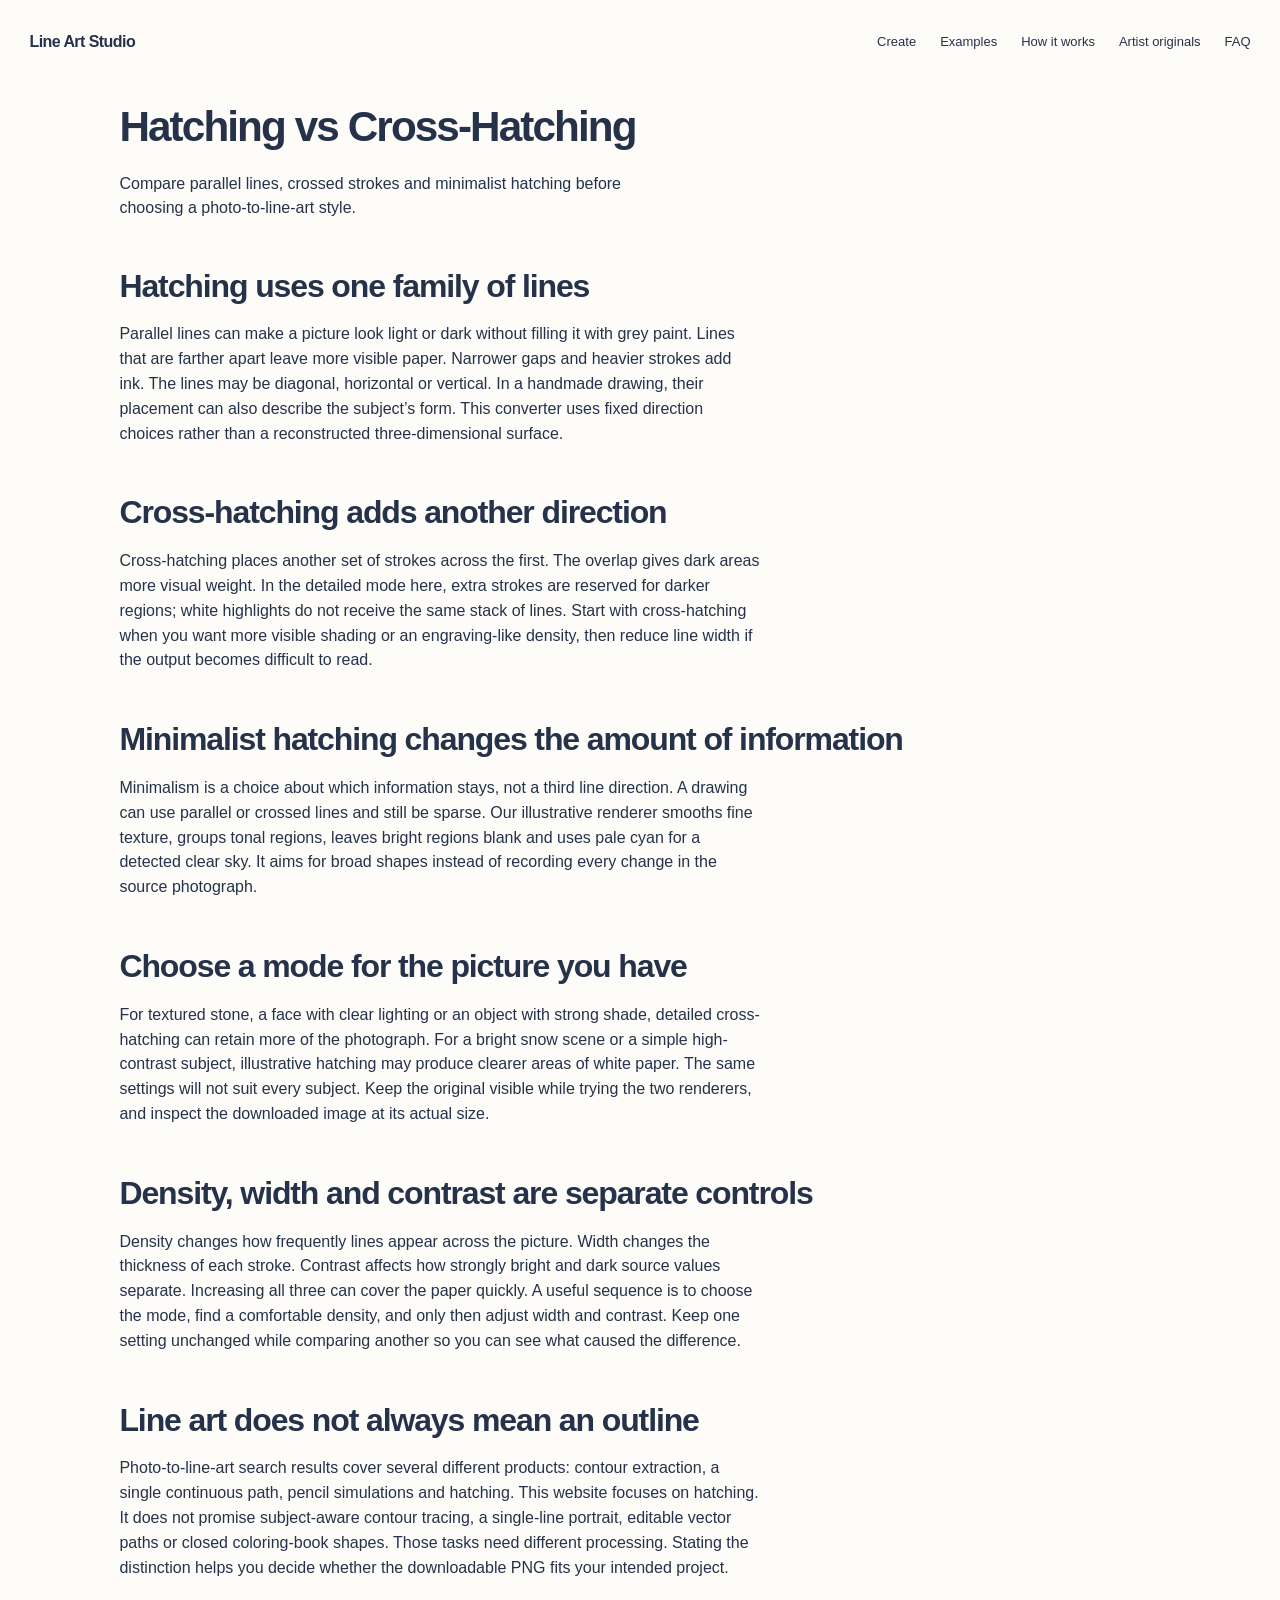
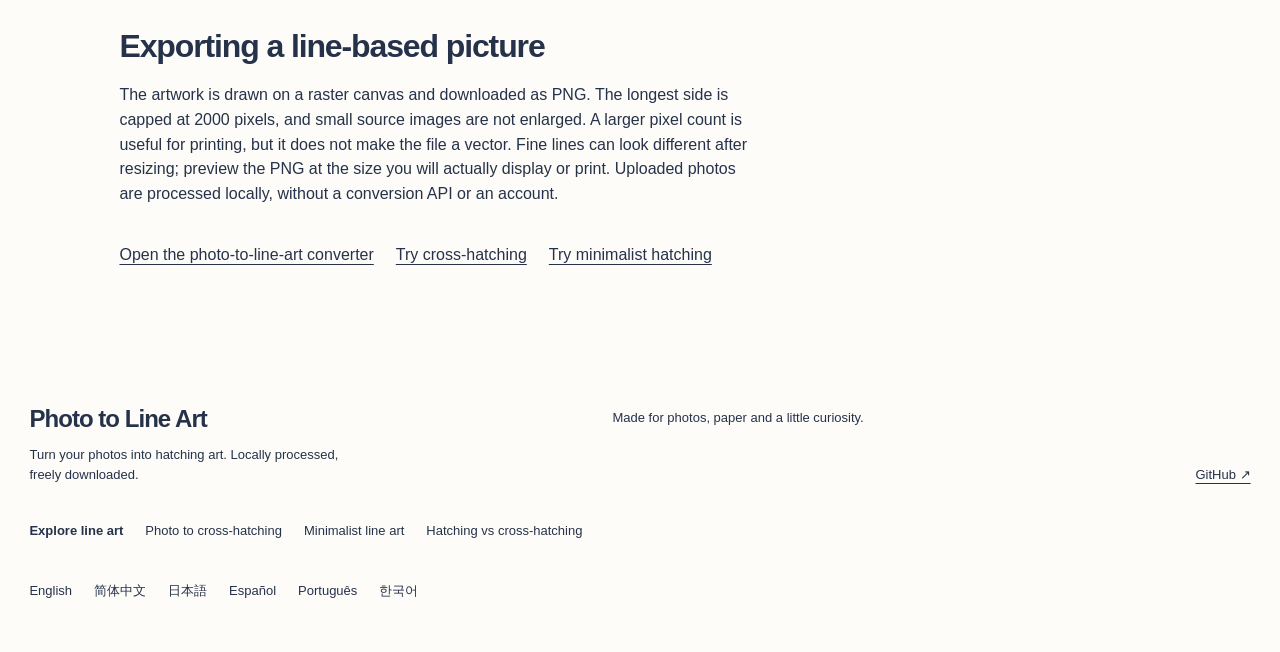
<file: guides/hatching-vs-cross-hatching/index.html>
<!DOCTYPE html>

<html data-page-kind="guide" data-site-root="../../" lang="en"><head><meta charset="utf-8"/><meta content="width=device-width,initial-scale=1" name="viewport"/><title>Hatching vs Cross-Hatching: Line Art Techniques Compared</title><meta content="Learn the differences between hatching, cross-hatching and minimalist line art. Choose a photo, tune line density and understand PNG export limits." name="description"/><link href="../../favicon.svg" rel="icon" type="image/svg+xml"/><link href="../../styles.css" rel="stylesheet"/><link href="https://phototolineart.org/guides/hatching-vs-cross-hatching/" rel="canonical"/><meta content="article" property="og:type"/><meta content="Hatching vs Cross-Hatching: Line Art Techniques Compared" property="og:title"/><meta content="Learn the differences between hatching, cross-hatching and minimalist line art. Choose a photo, tune line density and understand PNG export limits." property="og:description"/><meta content="Photo to Line Art" property="og:site_name"/><meta content="en" property="og:locale"/><meta content="summary" name="twitter:card"/><meta content="Hatching vs Cross-Hatching: Line Art Techniques Compared" name="twitter:title"/><meta content="Learn the differences between hatching, cross-hatching and minimalist line art. Choose a photo, tune line density and understand PNG export limits." name="twitter:description"/><meta content="https://phototolineart.org/guides/hatching-vs-cross-hatching/" property="og:url"/><script type="application/ld+json">{"@context": "https://schema.org", "@type": "Article", "name": "Hatching vs Cross-Hatching: Line Art Techniques Compared", "inLanguage": "en", "description": "Learn the differences between hatching, cross-hatching and minimalist line art. Choose a photo, tune line density and understand PNG export limits.", "url": "https://phototolineart.org/guides/hatching-vs-cross-hatching/"}</script></head><body><header><div class="brand"><span data-i18n="brand">Line Art Studio</span></div><nav aria-label="Main"><a data-root-href="./#create" href="../.././#create"><span data-i18n="navTool">Create</span></a><a data-root-href="./#examples" href="../.././#examples"><span data-i18n="navExamples">Examples</span></a><a data-root-href="./#how" href="../.././#how"><span data-i18n="navHow">How it works</span></a><a data-root-href="./#artist" href="../.././#artist"><span data-i18n="navArtist">Artist originals</span></a><a data-root-href="./#faq" href="../.././#faq"><span data-i18n="navFaq">FAQ</span></a></nav></header><main class="guide-page"><h1>Hatching vs Cross-Hatching</h1><p class="intro">Compare parallel lines, crossed strokes and minimalist hatching before choosing a photo-to-line-art style.</p><section class="site-section guide-copy"><h2>Hatching uses one family of lines</h2><p>Parallel lines can make a picture look light or dark without filling it with grey paint. Lines that are farther apart leave more visible paper. Narrower gaps and heavier strokes add ink. The lines may be diagonal, horizontal or vertical. In a handmade drawing, their placement can also describe the subject’s form. This converter uses fixed direction choices rather than a reconstructed three-dimensional surface.</p></section><section class="site-section guide-copy"><h2>Cross-hatching adds another direction</h2><p>Cross-hatching places another set of strokes across the first. The overlap gives dark areas more visual weight. In the detailed mode here, extra strokes are reserved for darker regions; white highlights do not receive the same stack of lines. Start with cross-hatching when you want more visible shading or an engraving-like density, then reduce line width if the output becomes difficult to read.</p></section><section class="site-section guide-copy"><h2>Minimalist hatching changes the amount of information</h2><p>Minimalism is a choice about which information stays, not a third line direction. A drawing can use parallel or crossed lines and still be sparse. Our illustrative renderer smooths fine texture, groups tonal regions, leaves bright regions blank and uses pale cyan for a detected clear sky. It aims for broad shapes instead of recording every change in the source photograph.</p></section><section class="site-section guide-copy"><h2>Choose a mode for the picture you have</h2><p>For textured stone, a face with clear lighting or an object with strong shade, detailed cross-hatching can retain more of the photograph. For a bright snow scene or a simple high-contrast subject, illustrative hatching may produce clearer areas of white paper. The same settings will not suit every subject. Keep the original visible while trying the two renderers, and inspect the downloaded image at its actual size.</p></section><section class="site-section guide-copy"><h2>Density, width and contrast are separate controls</h2><p>Density changes how frequently lines appear across the picture. Width changes the thickness of each stroke. Contrast affects how strongly bright and dark source values separate. Increasing all three can cover the paper quickly. A useful sequence is to choose the mode, find a comfortable density, and only then adjust width and contrast. Keep one setting unchanged while comparing another so you can see what caused the difference.</p></section><section class="site-section guide-copy"><h2>Line art does not always mean an outline</h2><p>Photo-to-line-art search results cover several different products: contour extraction, a single continuous path, pencil simulations and hatching. This website focuses on hatching. It does not promise subject-aware contour tracing, a single-line portrait, editable vector paths or closed coloring-book shapes. Those tasks need different processing. Stating the distinction helps you decide whether the downloadable PNG fits your intended project.</p></section><section class="site-section guide-copy"><h2>Exporting a line-based picture</h2><p>The artwork is drawn on a raster canvas and downloaded as PNG. The longest side is capped at 2000 pixels, and small source images are not enlarged. A larger pixel count is useful for printing, but it does not make the file a vector. Fine lines can look different after resizing; preview the PNG at the size you will actually display or print. Uploaded photos are processed locally, without a conversion API or an account.</p></section><a class="guide-link" data-root-href="./" href="../.././">Open the photo-to-line-art converter</a><a class="guide-link" data-root-href="photo-to-cross-hatching/" href="../../photo-to-cross-hatching/">Try cross-hatching</a><a class="guide-link" data-root-href="minimalist-line-art/" href="../../minimalist-line-art/">Try minimalist hatching</a></main><footer class="site-footer"><div><strong>Photo to Line Art</strong><p><span data-i18n="about">Turn your photos into hatching art. Locally processed, freely downloaded.</span></p></div><p><span data-i18n="footer">Made for photos, paper and a little curiosity.</span></p><a href="https://github.com/COLDDCC/photo-to-line-art" rel="noopener noreferrer" target="_blank">GitHub ↗</a><nav aria-label="Explore line art" class="seo-links"><strong>Explore line art</strong><a data-root-href="photo-to-cross-hatching/" href="../../photo-to-cross-hatching/" lang="en">Photo to cross-hatching</a><a data-root-href="minimalist-line-art/" href="../../minimalist-line-art/" lang="en">Minimalist line art</a><a data-root-href="guides/hatching-vs-cross-hatching/" href="../../guides/hatching-vs-cross-hatching/" lang="en">Hatching vs cross-hatching</a></nav><nav aria-label="Languages" class="language-links"><a data-root-href="" href="../../" hreflang="en" lang="en">English</a><a data-root-href="zh/" href="../../zh/" hreflang="zh-CN" lang="zh-CN">简体中文</a><a data-root-href="ja/" href="../../ja/" hreflang="ja" lang="ja">日本語</a><a data-root-href="es/" href="../../es/" hreflang="es" lang="es">Español</a><a data-root-href="pt/" href="../../pt/" hreflang="pt" lang="pt">Português</a><a data-root-href="ko/" href="../../ko/" hreflang="ko" lang="ko">한국어</a></nav></footer></body></html>
</file>
<file: styles.css>
:root{--ground:#fdfcf8;--paper:#fff;--surface:#edf1f2;--surface-soft:#f4f5f1;--ink:#25324a;--muted:#5c687a;--accent:#304f8c;--accent-ink:#fff;--selected:#dfe8f0;--focus:#6b8baa;--margin:clamp(18px,2.3vw,36px);--gap:clamp(16px,1.8vw,28px);--small:13px;--body:16px;--title:clamp(30px,3.3vw,48px);--heading:clamp(24px,2.5vw,36px)}
*{box-sizing:border-box}html{scroll-behavior:smooth;scroll-padding-top:24px;color-scheme:light}body{margin:0;background:var(--ground);color:var(--ink);font:var(--body)/1.55 -apple-system,BlinkMacSystemFont,"Segoe UI",Arial,sans-serif;-webkit-font-smoothing:antialiased}button,input,select{font:inherit}button,a,input,summary,select{-webkit-tap-highlight-color:transparent}button,summary{cursor:pointer}a{color:inherit;text-decoration-thickness:1px;text-underline-offset:4px}button{border:0;border-radius:0}button:focus-visible,a:focus-visible,input:focus-visible,summary:focus-visible,select:focus-visible{outline:3px solid var(--focus);outline-offset:4px}button:disabled{cursor:wait;opacity:.55}[hidden]{display:none!important}h1,h2,h3,p{margin:0}h1,h2,h3{text-wrap:balance}p{text-wrap:pretty}h1{font-size:var(--title);letter-spacing:-.045em;line-height:1.08;font-weight:600}h2{font-size:var(--heading);line-height:1.15;letter-spacing:-.035em;font-weight:550}h3{font-size:var(--body);font-weight:650;line-height:1.45}header,main,footer{max-width:1660px;margin-inline:auto;padding-inline:var(--margin)}header{display:flex;align-items:center;gap:28px;min-height:84px}.brand{font-weight:650;font-size:var(--body);letter-spacing:-.035em;white-space:nowrap}nav{display:flex;align-items:center;gap:24px;margin-left:auto}nav a{font-size:var(--small);text-decoration:none}nav a:hover{color:var(--accent)}#language{padding:8px 10px;background:var(--surface);border:0;color:var(--ink);font-size:var(--small);max-width:130px;min-height:40px}main{padding-top:20px}.hero-copy{display:grid;grid-template-columns:1.2fr 1fr;align-items:end;column-gap:48px;row-gap:12px;margin-bottom:26px}.hero-copy h1{grid-row:1/3;align-self:center}.intro{max-width:58ch;color:var(--ink);font-size:var(--body);line-height:1.5}.promise{font-size:var(--small);color:var(--muted)}.layout{display:grid;grid-template-columns:minmax(0,1fr) 290px;gap:var(--gap);align-items:start}.stage{background:var(--surface);min-width:0;min-height:470px;display:flex;flex-direction:column;padding:18px 0 6px}.toolbar{font-size:var(--small);color:var(--muted);padding:0 22px 16px;min-width:0;overflow-wrap:anywhere}.compare-grid{display:grid;grid-template-columns:repeat(2,minmax(0,1fr));gap:16px;padding:0 20px 18px;align-items:start}.compare-pane{min-width:0}.pane-label{font-size:var(--small);margin-bottom:12px;font-weight:600}.paper{background:var(--paper);padding:12px;display:flex;align-items:center;justify-content:center;min-height:0}.paper canvas{display:block;width:100%;height:auto;max-width:100%;object-fit:contain}.panel{background:var(--surface-soft);padding:20px;min-width:0;display:flex;flex-direction:column;gap:0}.upload{display:block;background:var(--ink);color:var(--accent-ink);width:100%;min-height:46px;padding:10px;font-size:var(--body);font-weight:550}.upload:hover{background:var(--accent)}.section{font-size:var(--small);font-weight:650;margin:18px 0 9px}.mode-switch{display:grid;grid-template-columns:1fr 1fr;background:var(--paper);padding:3px;gap:3px}.mode-switch button{font-size:var(--small);line-height:1.35;min-height:44px;background:transparent;color:var(--ink);padding:8px 5px}.mode-switch button.active{background:var(--selected)}.mode-note{font-size:var(--small);color:var(--muted);line-height:1.45;margin:9px 0 8px}.control{display:block;font-size:var(--small);margin:12px 0 0}.control>span{display:flex;justify-content:space-between;align-items:baseline;gap:12px}.control output{font-variant-numeric:tabular-nums;color:var(--muted)}input[type=range]{display:block;width:100%;margin:8px 0 0;accent-color:var(--accent);height:20px}.advanced{margin-top:17px;font-size:var(--small)}.advanced summary{min-height:36px;display:list-item;font-weight:600}.advanced[open]{padding-bottom:12px}.presets,.styles{display:grid;gap:5px}.presets{grid-template-columns:repeat(3,minmax(0,1fr))}.styles{grid-template-columns:repeat(2,minmax(0,1fr))}.presets button,.styles button{font-size:var(--small);min-height:40px;padding:7px 4px;background:var(--paper);color:var(--ink);overflow-wrap:anywhere}.styles button.active{background:var(--selected)}.colors{margin-top:18px;display:flex;align-items:center;gap:12px;flex-wrap:wrap}.colors label{display:flex;align-items:center;gap:5px;flex:1 0 100%}input[type=checkbox]{accent-color:var(--accent)}input[type=color]{width:44px;height:34px;padding:0;border:0;background:transparent;cursor:pointer}.download{display:block;background:var(--accent);color:var(--accent-ink);width:100%;min-height:46px;margin-top:16px;padding:10px;font-size:var(--body);font-weight:550}.download:hover{background:var(--ink)}.reset{background:transparent;color:var(--muted);font-size:var(--small);padding:12px 0 6px;min-height:36px}.hint{font-size:var(--small);line-height:1.45;color:var(--muted);margin-top:8px}.bottom{min-height:32px;padding-top:10px;font-size:var(--small);color:var(--muted)}.site-section{margin-top:104px}.section-heading{display:grid;grid-template-columns:1fr 1fr;gap:40px;align-items:start;margin-bottom:30px}.section-heading p{max-width:55ch;font-size:var(--body)}.example-grid{display:grid;grid-template-columns:repeat(3,minmax(0,1fr));gap:var(--gap)}figure{margin:0;min-width:0}.example-grid canvas{display:block;width:100%;height:auto;background:var(--paper)}figcaption{font-size:var(--small);margin-top:14px;color:var(--muted)}#how{display:grid;grid-template-columns:1fr 1fr;gap:48px;background:var(--surface-soft);padding:36px}.steps{display:flex;flex-direction:column;gap:26px}.steps article{display:grid;grid-template-columns:1fr 1.6fr;gap:24px}.steps p{font-size:var(--body)}.artist-card{margin-top:104px;display:flex;justify-content:space-between;align-items:center;background:var(--surface);padding:40px;gap:48px}.artist-copy{max-width:70ch}.artist-copy>p{margin-top:18px}.artist-copy .artist-pending{font-size:var(--small);color:var(--muted)}.artist-link{display:inline-flex;margin-top:22px;min-height:46px;align-items:center;background:var(--accent);color:var(--accent-ink);padding:10px 18px;text-decoration:none}.artist-gallery{display:grid;grid-template-columns:repeat(3,minmax(0,1fr));gap:12px;flex:1}.artist-gallery img{width:100%;height:auto;object-fit:contain}#faq{display:grid;grid-template-columns:1fr 2fr;gap:48px}.faq-list{columns:2;column-gap:40px}.faq-list article{break-inside:avoid;margin-bottom:28px}.faq-list p{margin-top:10px;font-size:var(--body)}.site-footer{margin-top:96px;padding-block:36px 50px;display:grid;grid-template-columns:1fr 1fr auto;align-items:start;gap:36px;font-size:var(--small)}footer strong{font-size:24px;letter-spacing:-.04em;font-weight:550}footer p{margin-top:8px;max-width:46ch}footer>a{align-self:end}noscript img{width:100%;height:auto}noscript p{padding:20px}body.drag .stage{outline:3px dashed var(--accent);outline-offset:4px}button,a,summary{transition:background-color .16s,color .16s,transform .16s}button:active{transform:translateY(1px)}
@media(min-width:1450px){.paper{padding:18px}.stage{min-height:510px}.layout{grid-template-columns:minmax(0,1fr) 304px}}
@media(max-width:1100px){header{gap:20px}nav{gap:14px}.layout{grid-template-columns:minmax(0,1fr) 266px}.panel{padding:16px}.compare-grid{padding-inline:14px;gap:12px}.paper{padding:8px}.hero-copy{gap:20px}.stage{min-height:420px}.steps article{grid-template-columns:1fr;gap:6px}#faq{grid-template-columns:1fr 2fr}}
@media(max-width:780px){header{min-height:68px;gap:16px;flex-wrap:wrap;padding-block:14px}nav{order:3;flex:1 0 100%;justify-content:space-between;margin:0;gap:8px}nav a{font-size:var(--small)}#language{margin-left:auto;min-height:40px}main{padding-top:18px}.hero-copy{display:block;margin-bottom:22px}.hero-copy h1{margin-bottom:14px}.intro{max-width:50ch}.promise{margin-top:10px}.layout{grid-template-columns:1fr;gap:18px}.stage{min-height:0;padding-top:14px}.toolbar{padding-inline:14px;padding-bottom:12px}.compare-grid{gap:10px;padding:0 12px 14px}.paper{padding:6px}.pane-label{margin-bottom:8px}.panel{display:grid;grid-template-columns:repeat(2,minmax(0,1fr));gap:0 18px;padding:18px}.upload,.mode-block,.advanced,.download,.reset,.hint{grid-column:1/-1}.control{grid-column:1/-1}.mode-switch button{min-height:46px}.mode-note{min-height:0}.section-heading{display:block;margin-bottom:24px}.section-heading p{margin-top:14px}.site-section{margin-top:64px}.example-grid{grid-template-columns:1fr;gap:28px}.example-grid figure:first-child{display:none}.example-grid canvas{max-height:none}figcaption{margin-top:10px}#how{display:block;padding:24px}#how h2{margin-bottom:28px}.steps{gap:24px}.steps article{display:block}.steps p{margin-top:8px}.artist-card{margin-top:64px;display:block;padding:24px}.artist-gallery{margin-top:24px}#faq{display:block}.faq-list{columns:auto;margin-top:26px}.faq-list article{margin-bottom:26px}.site-footer{margin-top:64px;grid-template-columns:1fr;gap:20px;padding-block:24px 36px}footer strong{font-size:24px}}
@media(prefers-reduced-motion:reduce){html{scroll-behavior:auto}*,*::before,*::after{animation:none!important;transition:none!important}}

.seo-intro{display:grid;grid-template-columns:1fr 1fr;gap:48px}.seo-intro p,.guide-copy p{max-width:72ch}.seo-links,.language-links{grid-column:1/-1;margin:0;display:flex;flex-wrap:wrap;gap:14px 22px}.seo-links strong{font-size:var(--small);letter-spacing:0}.language-links{margin-top:4px}.guide-copy{max-width:900px;margin-top:48px}.guide-copy h2{margin-bottom:18px}.guide-link{display:inline-block;margin:36px 22px 0 0}.guide-page{max-width:1100px}.guide-page>.intro{margin-top:22px}.language-suggestion{font-size:var(--small);grid-column:2;color:var(--muted)}@media(max-width:780px){.seo-intro{display:block}.seo-intro p{margin-top:18px}.guide-copy{margin-top:36px}.language-suggestion{margin-top:10px}}
</file>
